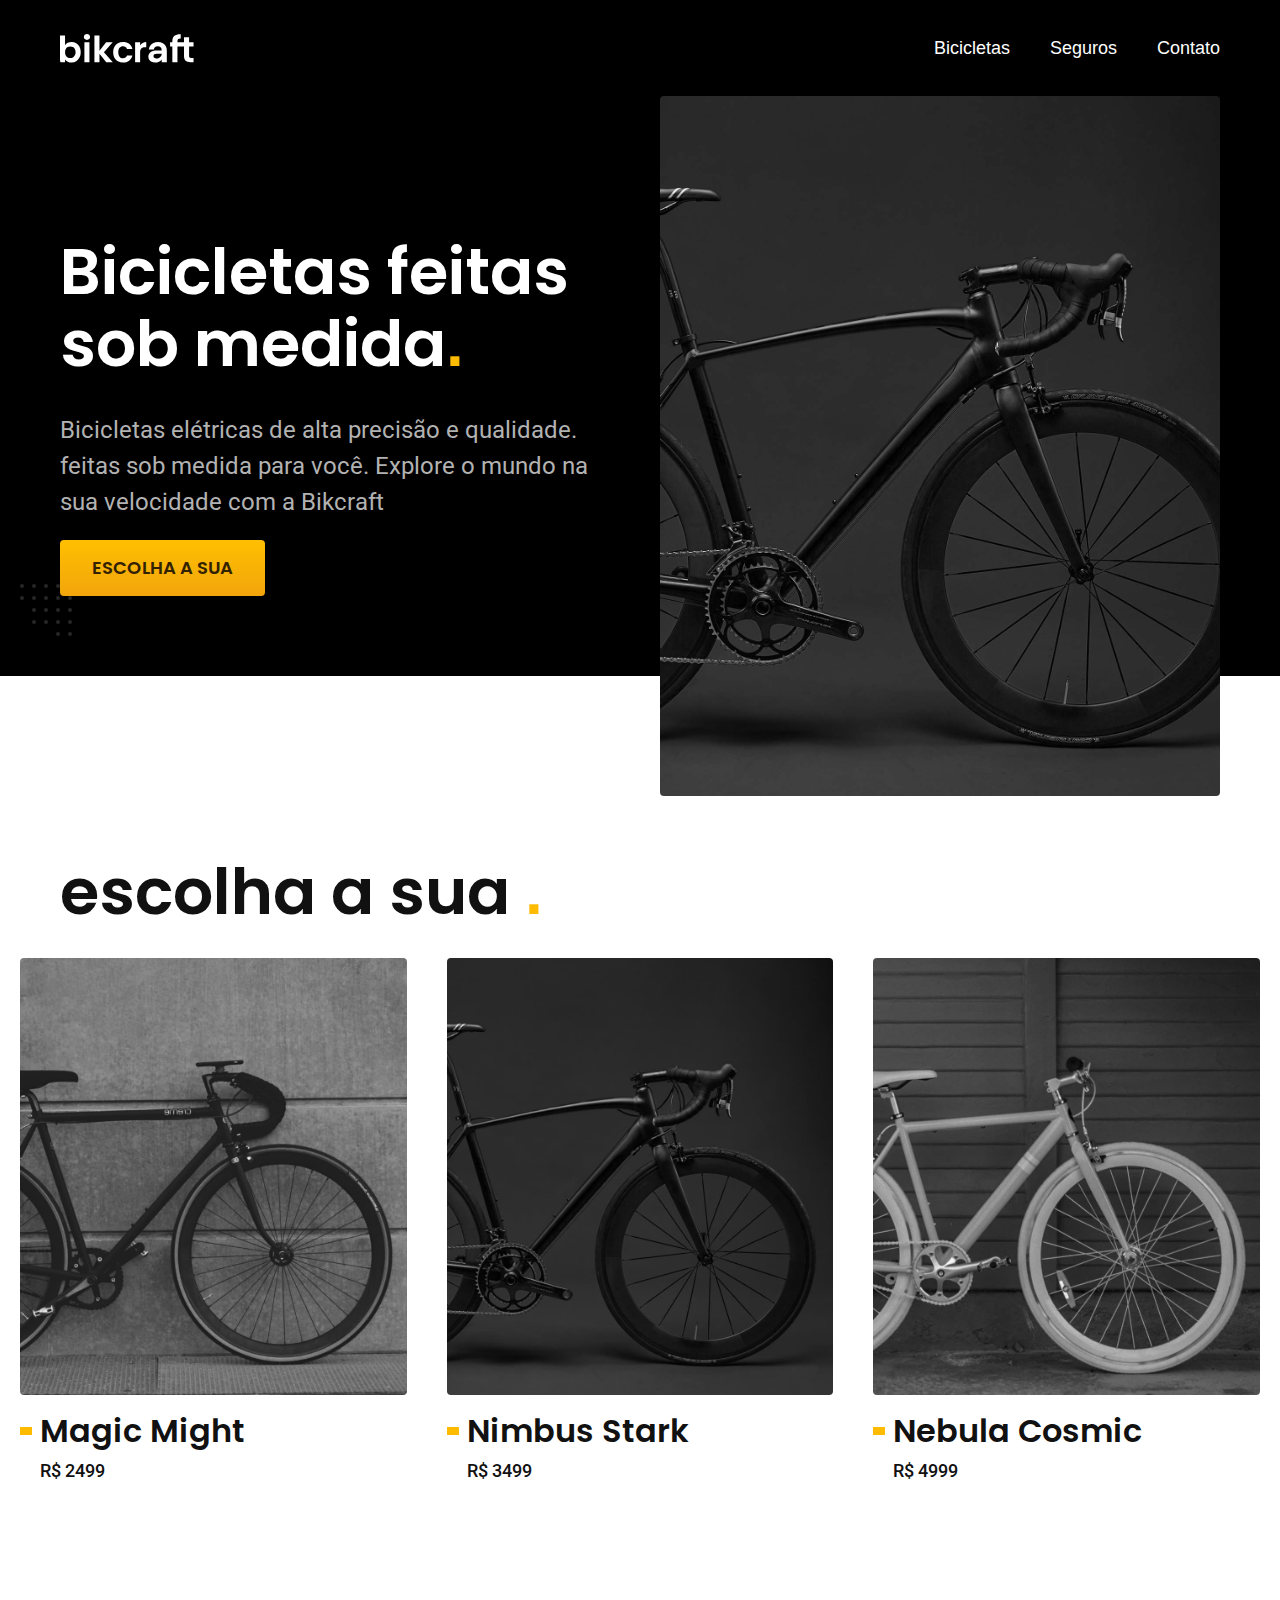
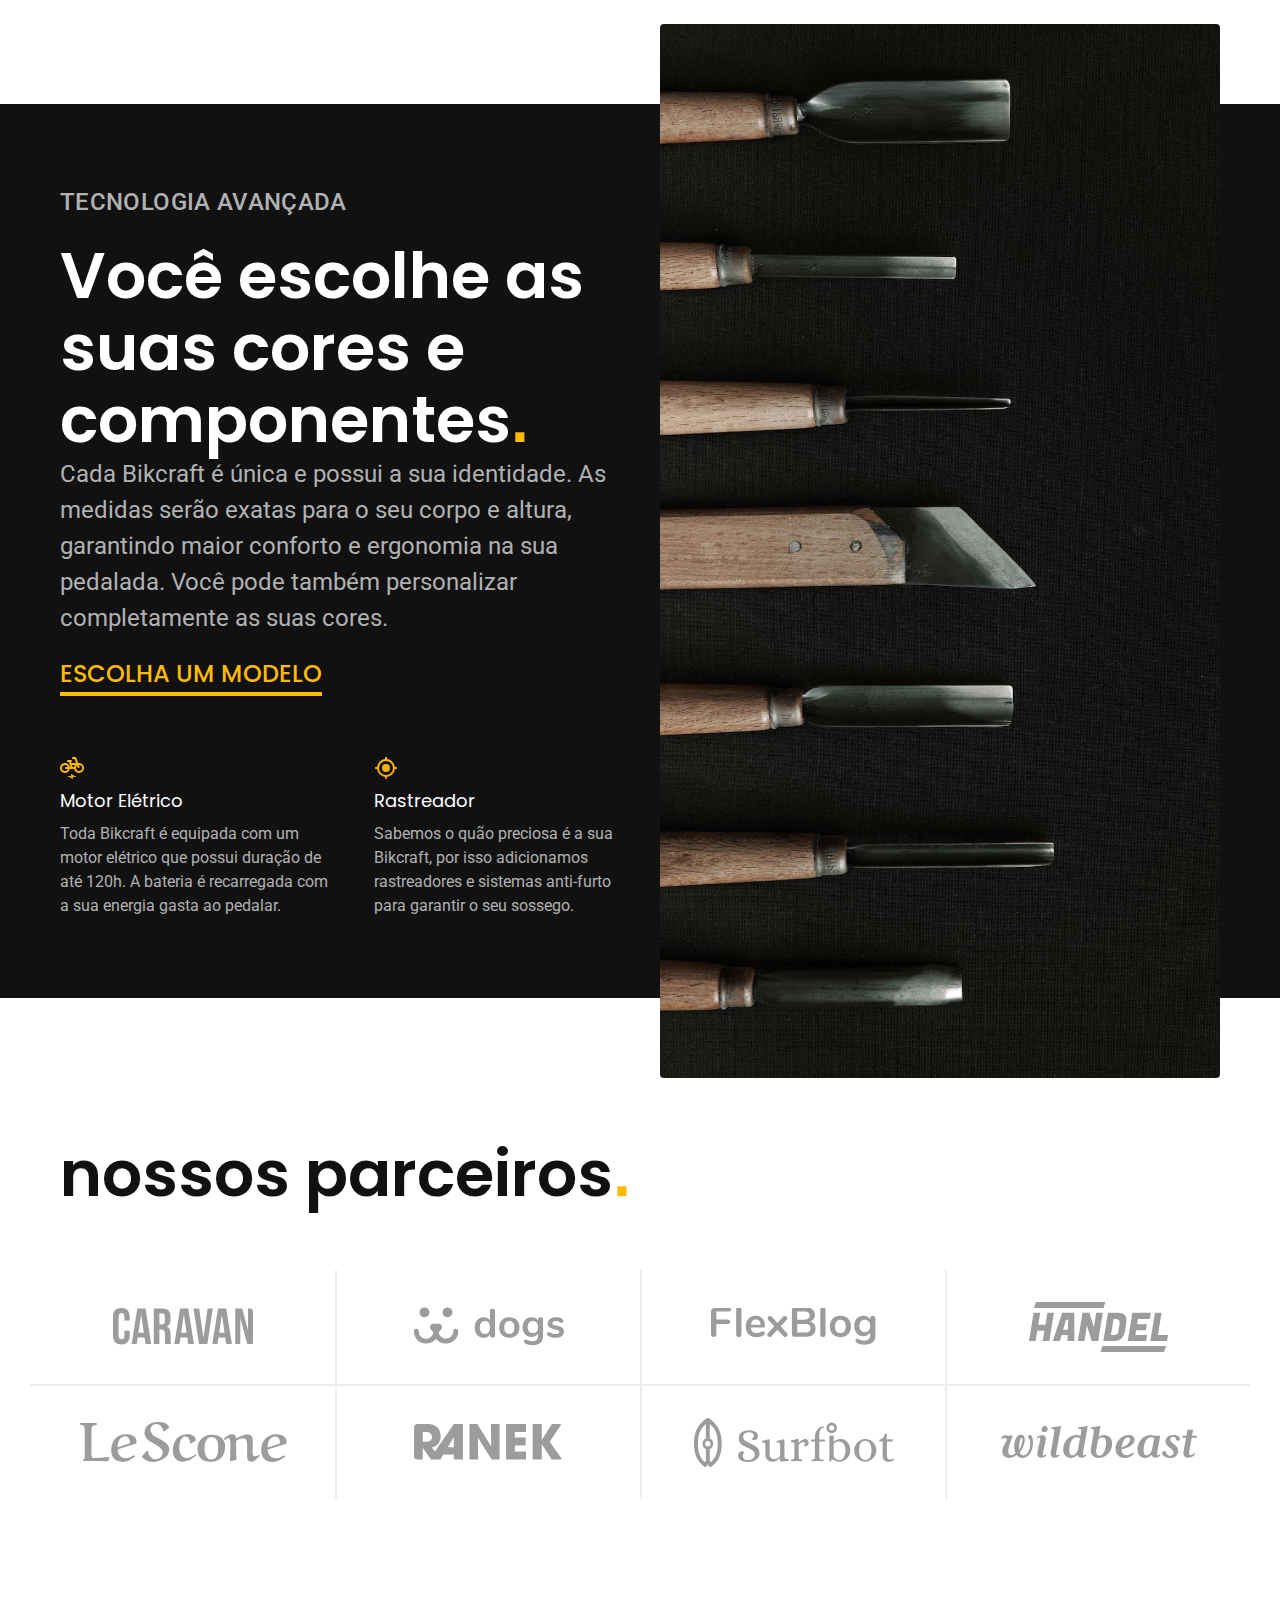
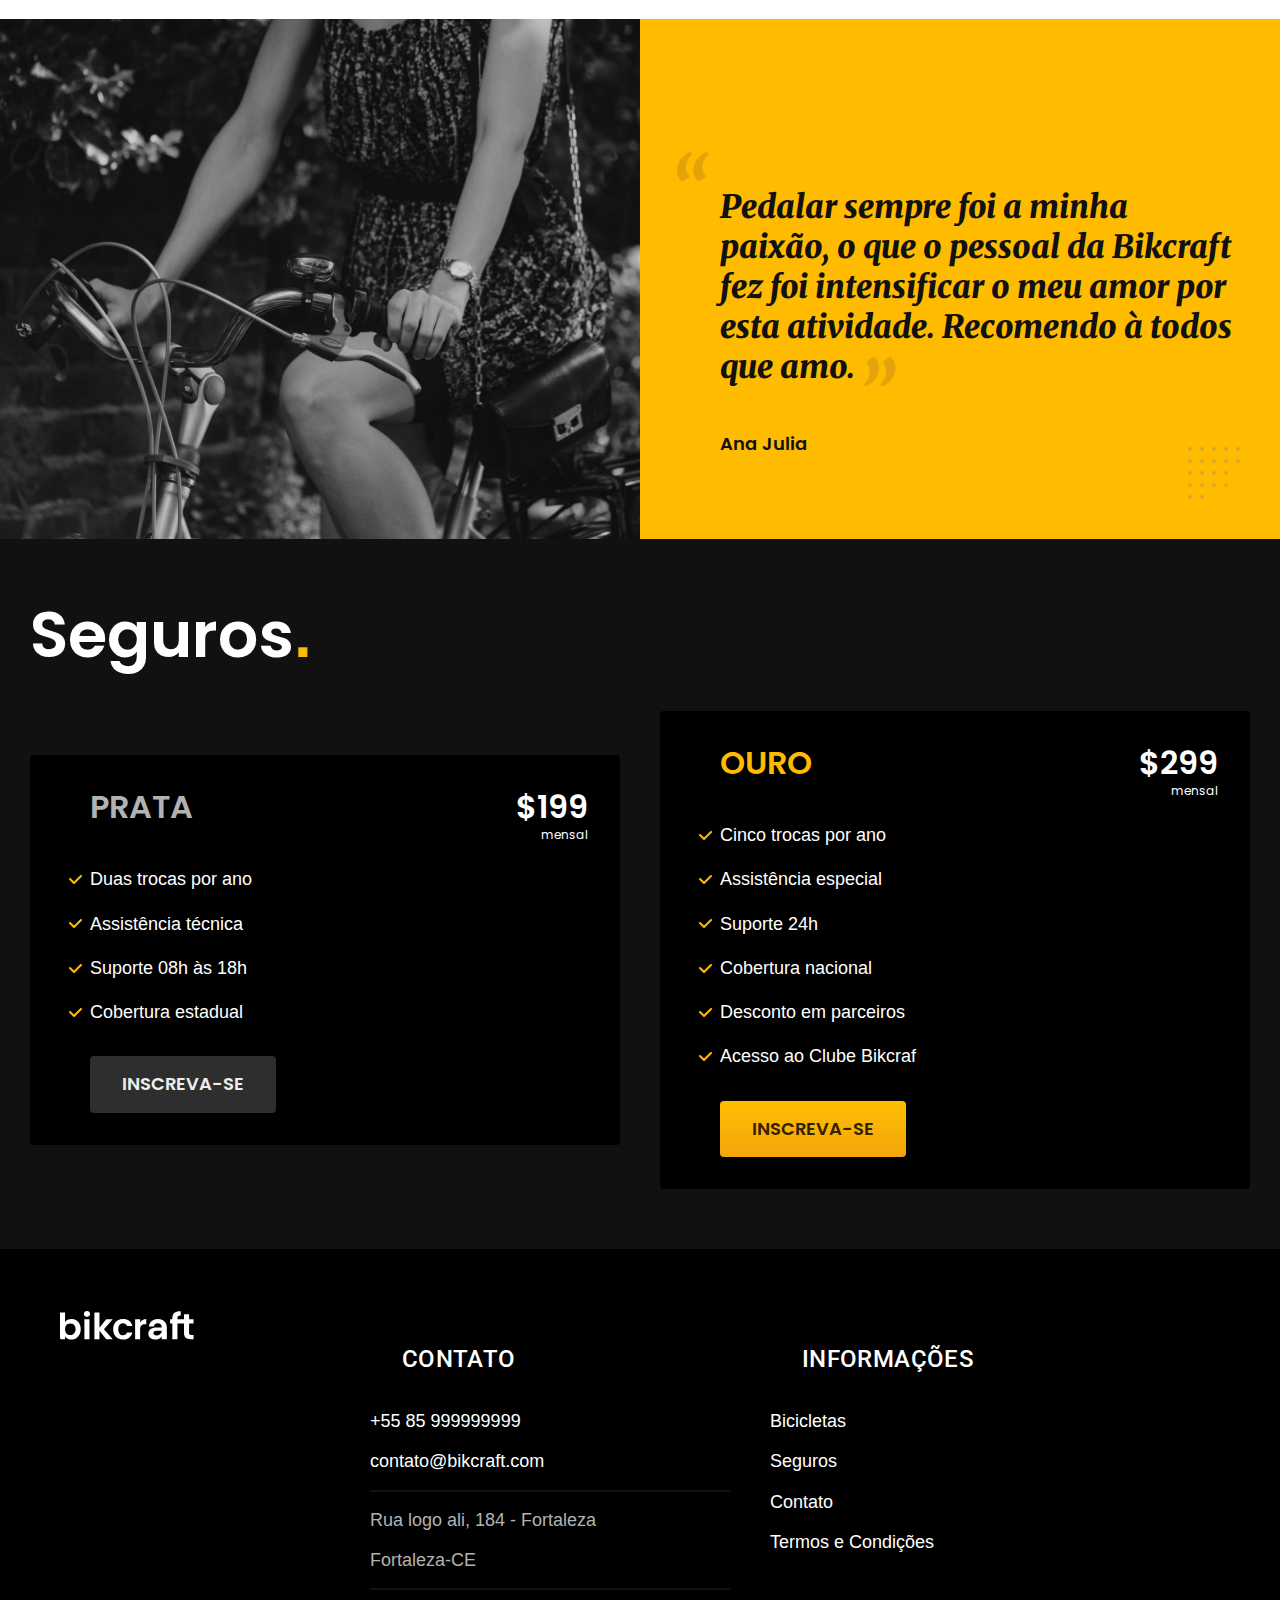
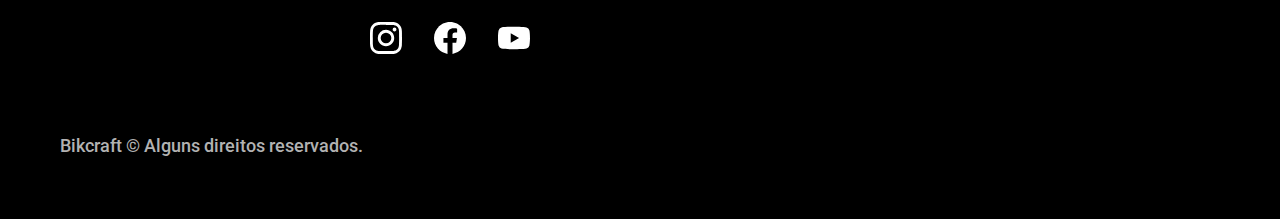
<file: index.html>
<!DOCTYPE html>
<html lang="pt-br">
<head>
    <meta charset="UTF-8">
    <meta name="viewport" content="width=device-width, initial-scale=1.0">
    <link rel="stylesheet" href="css/style.min.css">
    <link rel="preconnect" href="https://fonts.googleapis.com">
    <link rel="preconnect" href="https://fonts.gstatic.com" crossorigin>
    <link href="https://fonts.googleapis.com/css2?family=Poppins:wght@400;600&family=Roboto:wght@400;500&display=swap" rel="stylesheet">
    <link rel="preconnect" href="https://fonts.googleapis.com">
    <link rel="preconnect" href="https://fonts.gstatic.com" crossorigin>
    <link href="https://fonts.googleapis.com/css2?family=Merriweather:wght@900&display=swap" 
    rel="stylesheet">
    <link rel="shortcut icon" href="imagens/icons8-bicicleta-32.png" type="image/x-icon">
    <title>Bikcraft - Bicicletas Elétricas</title>
    <script>
        document.documentElement.classList.add('js')
    </script>
</head>


<body>
    <header class="header-bg">
        <div class="header container">
            <a href="./">
                <img src="imagens/bikcraft.svg" width="136" height="32" alt="Logo Bikcraft">
            </a>

            <nav aria-label="primaria">
                <ul class="header-menu font-1-m">
                    <li><a href="./bicicletas.html">Bicicletas</a></li>
                    <li><a href="./seguros.html">Seguros</a></li>
                    <li><a href="./contato.html">Contato</a></li>
                </ul>
            </nav>
        </div>
    </header>

    <main class="introducao-bg">
        <div class="introducao container">
            <div class="introducao-conteudo">
                <h1 class="font-1-xxl fadeInDown" data-anime="200">Bicicletas feitas sob medida<span class="cor-p1">.</span></h1>
                <p class="font-2-l fadeInDown" data-anime="400">Bicicletas elétricas de alta precisão e qualidade. feitas sob medida para você.
                    Explore o mundo na sua velocidade com a Bikcraft</p>
                <a class="botao color-p1" data-anime="600"  href="./bicicletas.html">Escolha a sua</a>
            </div>

            <picture class="fadeInDown" data-anime="800">
                <img src="imagens/fotos/introducao.jpg" width="1280" height="1600" alt="Bicicleta elétrica preta"> 
            </picture>
            
        </div>
    </main>

    <article class="bicicletas-listas">
        <h2 class="font-1-xxl container">escolha a sua <span class="cor-p1">.</span></h2>

        <ul>
            <a href="././bicicletas/magic.html">
                <li>
                    <img src="imagens/bicicletas/magic-home.jpg" alt="Bicicleta Preta">
                    <h3 class="font-1-xl">Magic Might</h3>
                    <span class="font-2-m cor-8">R$ 2499</span>
                </li>
            </a>

            <a href="././bicicletas/nimbus.html">
                <li>
                    <img src="imagens/bicicletas/nimbus-home.jpg" alt="Bicicleta Preta">
                    <h3 class="font-1-xl">Nimbus Stark</h3>
                    <span class="font-2-m cor-8">R$ 3499</span>
                </li>
            </a>

            <a href="././bicicletas/Nebula.html">
                <li>
                    <img src="imagens/bicicletas/nebula-home.jpg" alt="Bicicleta Preta">
                    <h3 class="font-1-xl">Nebula Cosmic</h3>
                    <span class="font-2-m cor-8">R$ 4999</span>
                </li>
            </a>
        </ul>
    </article>

    <article class="tecnologia-bg">
        <div class="tecnologia container">
            <div class="tecnologia-conteudo">
                <span class="font-2-l-b cor-5">Tecnologia Avançada</span>
                <h2 class="font-1-xxl cor-0">Você escolhe as suas cores e componentes<span class="cor-p1">.</span></h2>
                <p class="font-2-l cor-5">Cada Bikcraft é única e possui a sua identidade. As medidas serão exatas para
                    o seu corpo e altura, garantindo maior conforto e ergonomia na sua pedalada. Você pode também
                    personalizar completamente as suas cores.</p>
                <a class="link" href="./bicicletas.html">Escolha um Modelo</a>
                <div class="tecnologia-vantagens">
                    <div>
                        <img src="imagens/icones/eletrica.svg" width="24" height="24" alt="">
                        <h3 class="font-1-m cor-0">Motor Elétrico</h3>
                        <p class="font-2-s cor-5">Toda Bikcraft é equipada com um motor elétrico que possui duração de
                            até 120h. A bateria é recarregada com a sua energia gasta ao pedalar.</p>
                    </div>
                    <div>
                        <img src="imagens/icones/rastreador.svg" width="24" height="24"  alt="">
                        <h3 class="font-1-m cor-0">Rastreador</h3>
                        <p class="font-2-s cor-5">Sabemos o quão preciosa é a sua Bikcraft, por isso adicionamos
                            rastreadores e sistemas anti-furto para garantir o seu sossego.</p>
                    </div>
                </div>
            </div>
            <div class="tecnologia-img">
                <img src="imagens/fotos/tecnologia.jpg" width="1200" height="1920" alt="">
            </div>
        </div>
    </article>

    <section class="parceiros" aria-label="nossos parceiros">
        <h2 class="font-1-xxl container">nossos parceiros<span class="cor-p1">.</span></h2>

        <ul>
            <li><img src="imagens/parceiros/caravan.svg" alt="caravan"></li>
            <li><img src="imagens/parceiros/dogs.svg" alt="dogs"></li>
            <li><img src="imagens/parceiros/flexblog.svg" alt="flexblog"></li>
            <li><img src="imagens/parceiros/handel.svg" alt="handel"></li>
            <li><img src="imagens/parceiros/lescone.svg" alt="lescone"></li>
            <li><img src="imagens/parceiros/ranek.svg" alt="ranek"></li>
            <li><img src="imagens/parceiros/surfbot.svg" alt="surfbot"></li>
            <li><img src="imagens/parceiros/wildbeast.svg" alt="wildbeast"></li>
        </ul>
    </section>

    <section class="depoimento" aria-label="depoimento">
        <div>
            <img src="imagens/fotos/depoimento.jpg" alt="pessoa pedalando em uma bicicleta bikcraft ">
        </div>

        <div class="depoimento-conteudo">
            <blockquote class="font-1-xl cor-p5">
                <p>Pedalar sempre foi a minha paixão, o que o pessoal da Bikcraft fez foi intensificar o meu amor por esta atividade. Recomendo à todos que amo.</p>
                <span class="font-1-m-b cor-p4">Ana Julia</span>
            </blockquote>
        </div>
    </section>

    <article class="seguros-bg">
        <div class="seguros">
            <h2 class="font-1-xxl cor-0">Seguros<span class="cor-p1">.</span></h2>
        <div class="seguros-item">
            <h3 class="font-1-xl cor-5">PRATA</h3>
            <span class="font-1-xl cor-0">$199 <span class="font-1-xs cor-6">mensal</span></span>

            <ul class="font-2-m cor-0">
                <li>Duas trocas por ano</li>
                <li>Assistência técnica</li>
                <li>Suporte 08h às 18h</li>
                <li>Cobertura estadual</li>
            </ul>
            <a class="botao secundario" href="#">Inscreva-se</a>
        </div>

        <div class="seguros-item">
            <h3 class="font-1-xl cor-p1">OURO</h3>
            <span class="font-1-xl cor-0">$299 <span class="font-1-xs cor-6">mensal</span></span>

            <ul class="font-2-m cor-0">
                <li>Cinco trocas por ano</li>
                <li>Assistência especial</li>
                <li>Suporte 24h</li>
                <li>Cobertura nacional</li>
                <li>Desconto em parceiros</li>
                <li>Acesso ao Clube Bikcraf</li>
            </ul>
            <a class="botao" href="#">Inscreva-se</a>
        </div>
    </div>
    </article>

    <footer class="footer-bg">
        <div class="footer">
            <img src="imagens/bikcraft.svg" alt="bikcraft">
            <div class="footer-contato">
                <h3 class="font-2-l-b cor-0">Contato</h3>
                <ul class="font-2-m cor-5">
                    <li><a href="tel:+55999999999">+55 85 999999999</a></li>
                    <li><a href="mailto:contato@bikcraft.com">contato@bikcraft.com</a></li>
                    <li>Rua logo ali, 184 - Fortaleza</li>
                    <li>Fortaleza-CE</li>
                </ul>
                <div class="footer-redes">
                    <a href="#"><img src="imagens/redes/instagram.svg" alt="instagram"></a>
                    <a href="#"><img src="imagens/redes/facebook.svg" alt="facebook"></a>
                    <a href="#"><img src="imagens/redes/youtube.svg" alt="youtube"></a>
                </div>
            </div>
            <div class="footer-informacoes">
                <h3 class="font-2-l-b cor-0">informações</h3>
                <nav>
                    <ul class="font-1-m cor-5">
                        <li><a href="./bicicletas.html">Bicicletas</a></li>
                        <li><a href="./seguros.html">Seguros</a></li>
                        <li><a href="./contato.html">Contato</a></li>
                        <li><a href="./termos.html">Termos e Condições</a></li>
                    </ul>
                </nav>
            </div>
            <p class="footer-copy font-2-m cor-5">Bikcraft © Alguns direitos reservados.</p>
        </div>
    </footer>


    <script src="js/plugins/simple-anime.js"></script>
    <script src="js/script.js"></script>
</body>


</html>
</file>
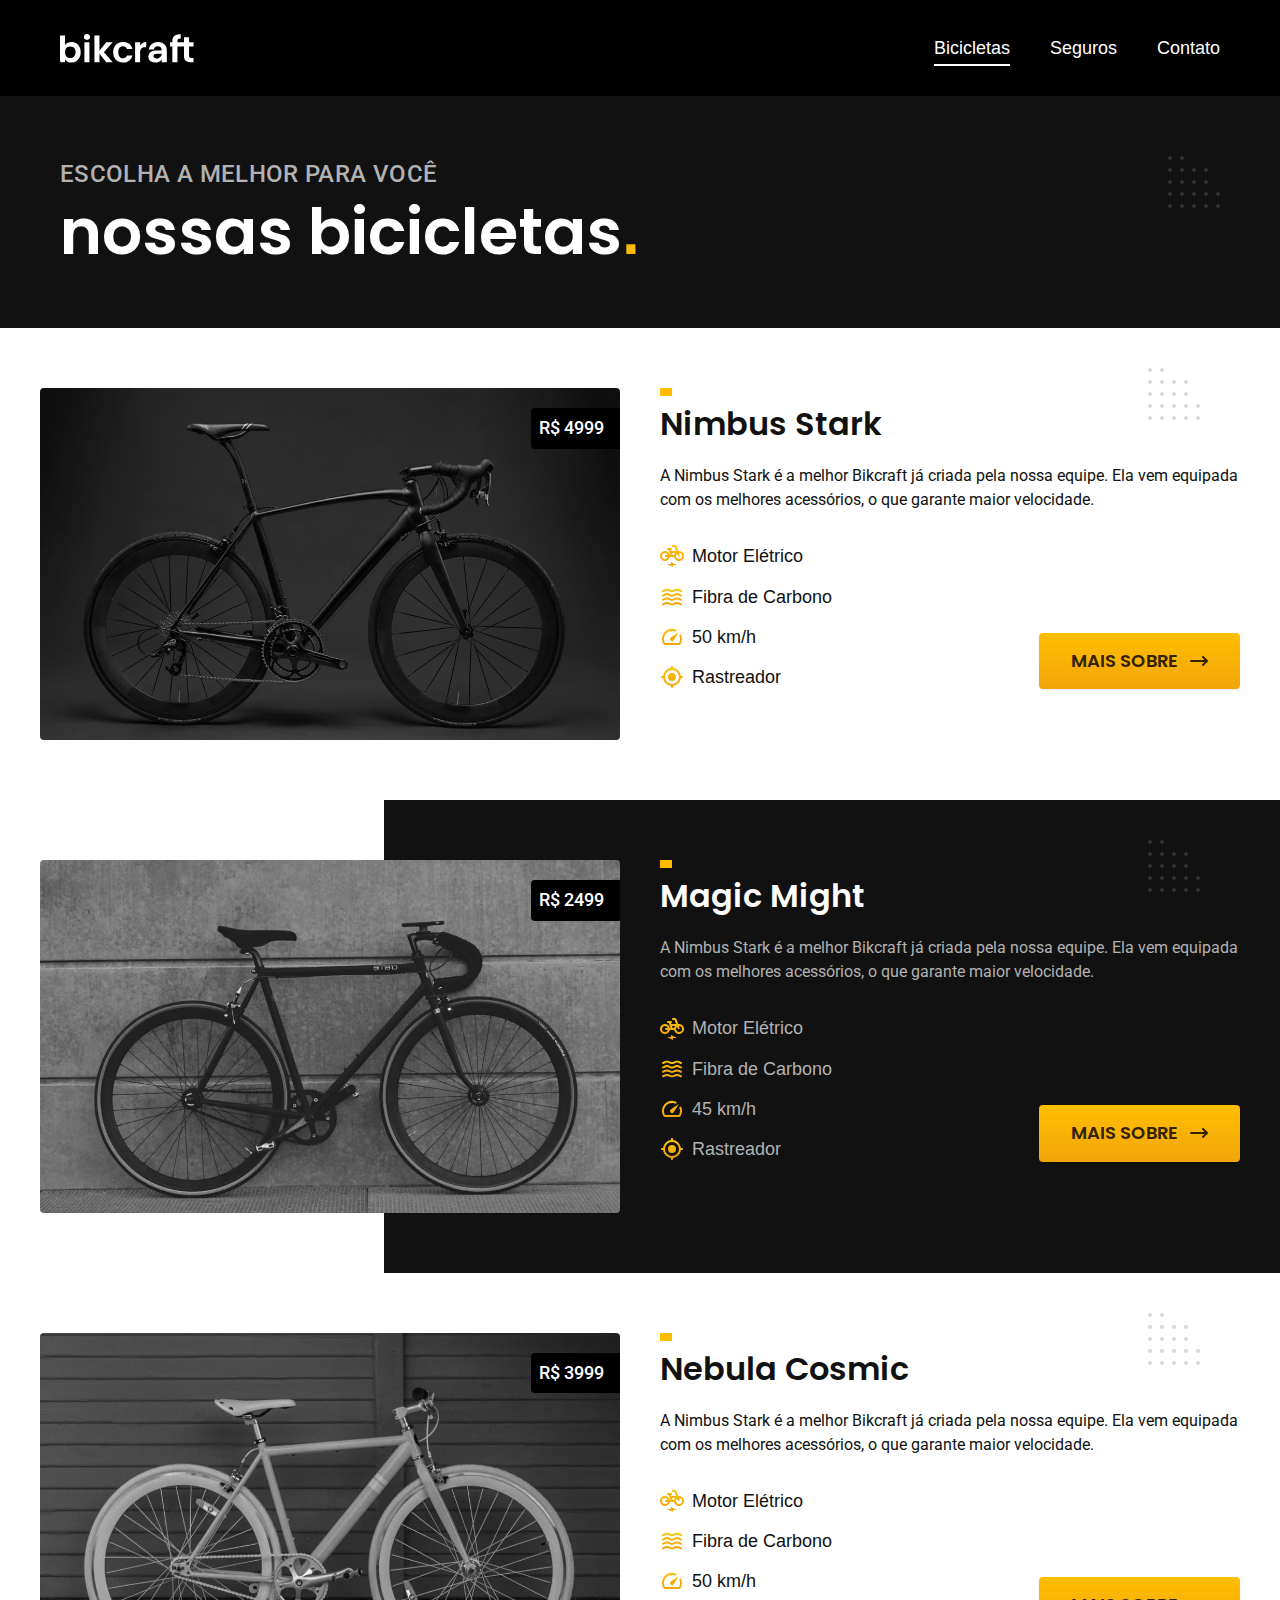
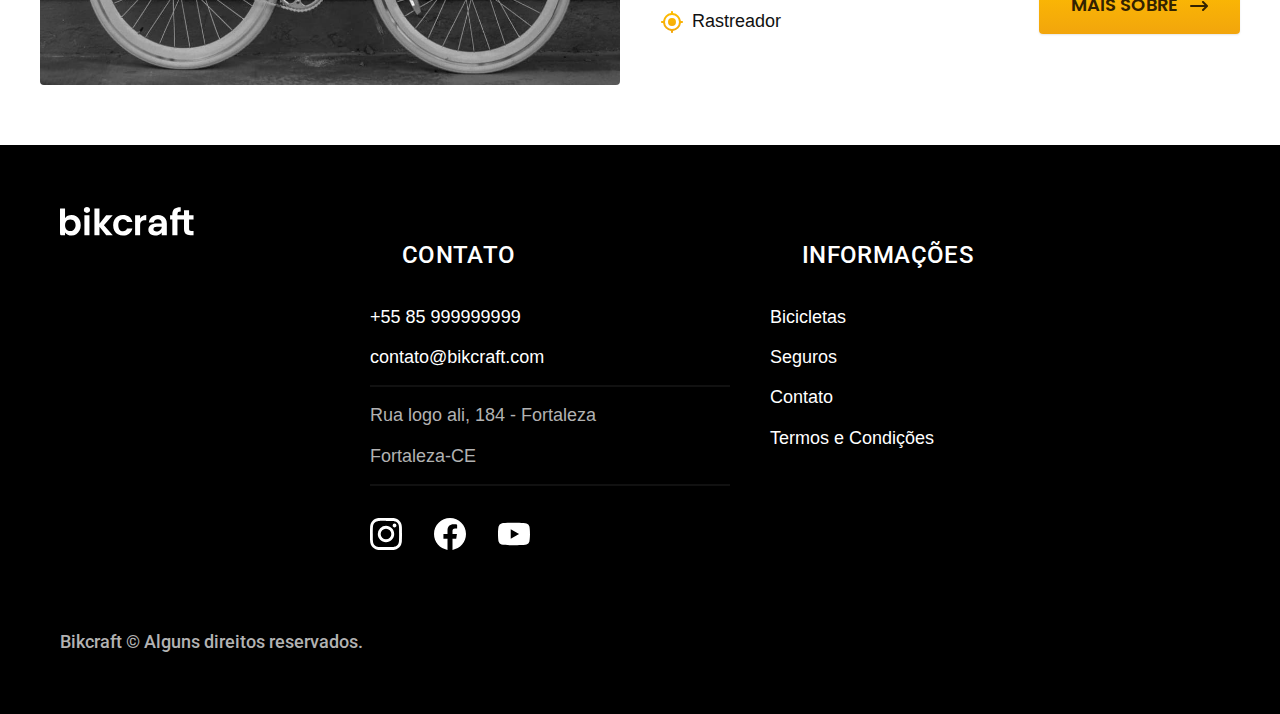
<file: bicicletas.html>
<!DOCTYPE html>
<html lang="pt-br">
<head>
    <meta charset="UTF-8">
    <meta name="viewport" content="width=device-width, initial-scale=1.0">
    <link rel="stylesheet" href="css/style.min.css">
    <link rel="preconnect" href="https://fonts.googleapis.com">
    <link rel="preconnect" href="https://fonts.gstatic.com" crossorigin>
    <link href="https://fonts.googleapis.com/css2?family=Poppins:wght@400;600&family=Roboto:wght@400;500&display=swap" rel="stylesheet">
    <link rel="preconnect" href="https://fonts.googleapis.com">
    <link rel="preconnect" href="https://fonts.gstatic.com" crossorigin>
    <link href="https://fonts.googleapis.com/css2?family=Merriweather:wght@900&display=swap" rel="stylesheet">
    <link rel="shortcut icon" href="imagens/icons8-bicicleta-32.png" type="image/x-icon">
    <title>Bicicletas - Bikcraft</title>
   <script>
        document.documentElement.classList.add('js')
    </script>
</head>


<body id="bicicletas">
    <header class="header-bg">
        <div class="header container">
            <a href="./">
                <img src="imagens/bikcraft.svg" alt="Logo Bikcraft">
            </a>

            <nav aria-label="primaria">
                <ul class="header-menu font-1-m">
                    <li><a href="./bicicletas.html">Bicicletas</a></li>
                    <li><a href="./seguros.html">Seguros</a></li>
                    <li><a href="./contato.html">Contato</a></li>
                </ul>
            </nav>
        </div>
    </header>

    <main> 
        <div class="titulo-bg">
            <div class="titulo container">
                <p class="font-2-l-b cor-5">Escolha a melhor para você</p>
                <h1 class="font-1-xxl cor-0">nossas bicicletas<span class="cor-p1">.</span></h1>
            </div>
        </div>

        <div class="bicicletas-bg">
            <div class="bicicletas container">
                <div class="bicicletas-imagem">
                    <img src="imagens/bicicletas/nimbus.jpg" alt="Bicicleta Preta">
                    <span class="font-2-m cor-0">R$ 4999</span>
                </div>

                <div class="bicicletas-conteudo">
                    <h2 class="font-1-xl">Nimbus Stark</h2>
                    <p class="font-2-s cor-8">A Nimbus Stark é a melhor Bikcraft já criada pela nossa equipe. Ela vem equipada com os melhores acessórios, o que garante maior velocidade.</p>
                    <ul class="font-1-m cor-8">
                        <li><img src="imagens/icones/eletrica.svg" alt=""> Motor Elétrico</li>
                
                        <li><img src="imagens/icones/carbono.svg" alt="">Fibra de Carbono</li>
                       
                        <li><img src="imagens/icones/velocidade.svg" alt="">50 km/h</li>
                      
                        <li><img src="imagens/icones/rastreador.svg" alt="">Rastreador</li>
                    
                    </ul>
                    <a class="botao seta" href="./bicicletas/nimbus.html">Mais Sobre</a>
                </div>
            </div>
        </div>




         <div class="bicicletas-bg">
            <div class="bicicletas container">
                <div class="bicicletas-imagem">
                    <img src="imagens/bicicletas/magic.jpg" alt="Bicicleta Preta">
                    <span class="font-2-m cor-0">R$ 2499</span>
                </div>

                <div class="bicicletas-conteudo">
                    <h2 class="font-1-xl cor-0">Magic Might</h2>
                    <p class="font-2-s cor-5">A Nimbus Stark é a melhor Bikcraft já criada pela nossa equipe. Ela vem equipada com os melhores acessórios, o que garante maior velocidade.</p>
                    <ul class="font-1-m cor-5">
                        <li><img src="imagens/icones/eletrica.svg" alt=""> Motor Elétrico</li>
                        
                        <li><img src="imagens/icones/carbono.svg" alt="">Fibra de Carbono</li>
                       
                        <li><img src="imagens/icones/velocidade.svg" alt="">45 km/h</li>
                       
                        <li><img src="imagens/icones/rastreador.svg" alt="">Rastreador</li>
                   
                    </ul>
                    <a class="botao seta" href="../bicicletas/magic.html">Mais Sobre</a>
                </div>
            </div>
        </div>



        <div class="bicicletas-bg">
            <div class="bicicletas container">
                <div class="bicicletas-imagem">
                    <img src="imagens/bicicletas/nebula.jpg" alt="Bicicleta Preta">
                    <span class="font-2-m cor-0">R$ 3999</span>
                </div>

                <div class="bicicletas-conteudo">
                    <h2 class="font-1-xl">Nebula Cosmic</h2>
                    <p class="font-2-s cor-8">A Nimbus Stark é a melhor Bikcraft já criada pela nossa equipe. Ela vem equipada com os melhores acessórios, o que garante maior velocidade.</p>
                    <ul class="font-1-m cor-8">
                        <li><img src="imagens/icones/eletrica.svg" alt=""> Motor Elétrico</li>
                  
                        <li><img src="imagens/icones/carbono.svg" alt=""> Fibra de Carbono</li>
                        
                        <li><img src="imagens/icones/velocidade.svg" alt="">50 km/h</li>
                        
                        <li><img src="imagens/icones/rastreador.svg" alt=""> Rastreador</li>
                       
                    </ul>
                    <a class="botao seta" href="./bicicletas/nebula.html">Mais Sobre</a>
                </div>
            </div>
        </div>
    </main>

    <footer class="footer-bg">
        <div class="footer">
            <img src="imagens/bikcraft.svg" alt="bikcraft">
            <div class="footer-contato">
                <h3 class="font-2-l-b cor-0">Contato</h3>
                <ul class="font-2-m cor-5">
                    <li><a href="tel:+55999999999">+55 85 999999999</a></li>
                    <li><a href="mailto:contato@bikcraft.com">contato@bikcraft.com</a></li>
                    <li>Rua logo ali, 184 - Fortaleza</li>
                    <li>Fortaleza-CE</li>
                </ul>
                <div class="footer-redes">
                    <a href="#"><img src="imagens/redes/instagram.svg" alt="instagram"></a>
                    <a href="#"><img src="imagens/redes/facebook.svg" alt="facebook"></a>
                    <a href="#"><img src="imagens/redes/youtube.svg" alt="youtube"></a>
                </div>
            </div>
            <div class="footer-informacoes">
                <h3 class="font-2-l-b cor-0">informações</h3>
                <nav>
                    <ul class="font-1-m cor-5">
                        <li><a href="./bicicletas.html">Bicicletas</a></li>
                        <li><a href="./seguros.html">Seguros</a></li>
                        <li><a href="./contato.html">Contato</a></li>
                        <li><a href="./termos.html">Termos e Condições</a></li>
                    </ul>
                </nav>
            </div>
            <p class="footer-copy font-2-m cor-5">Bikcraft © Alguns direitos reservados.</p>
        </div>
    </footer>
<script src="js/script.js"></script>
</body>


</html>
</file>
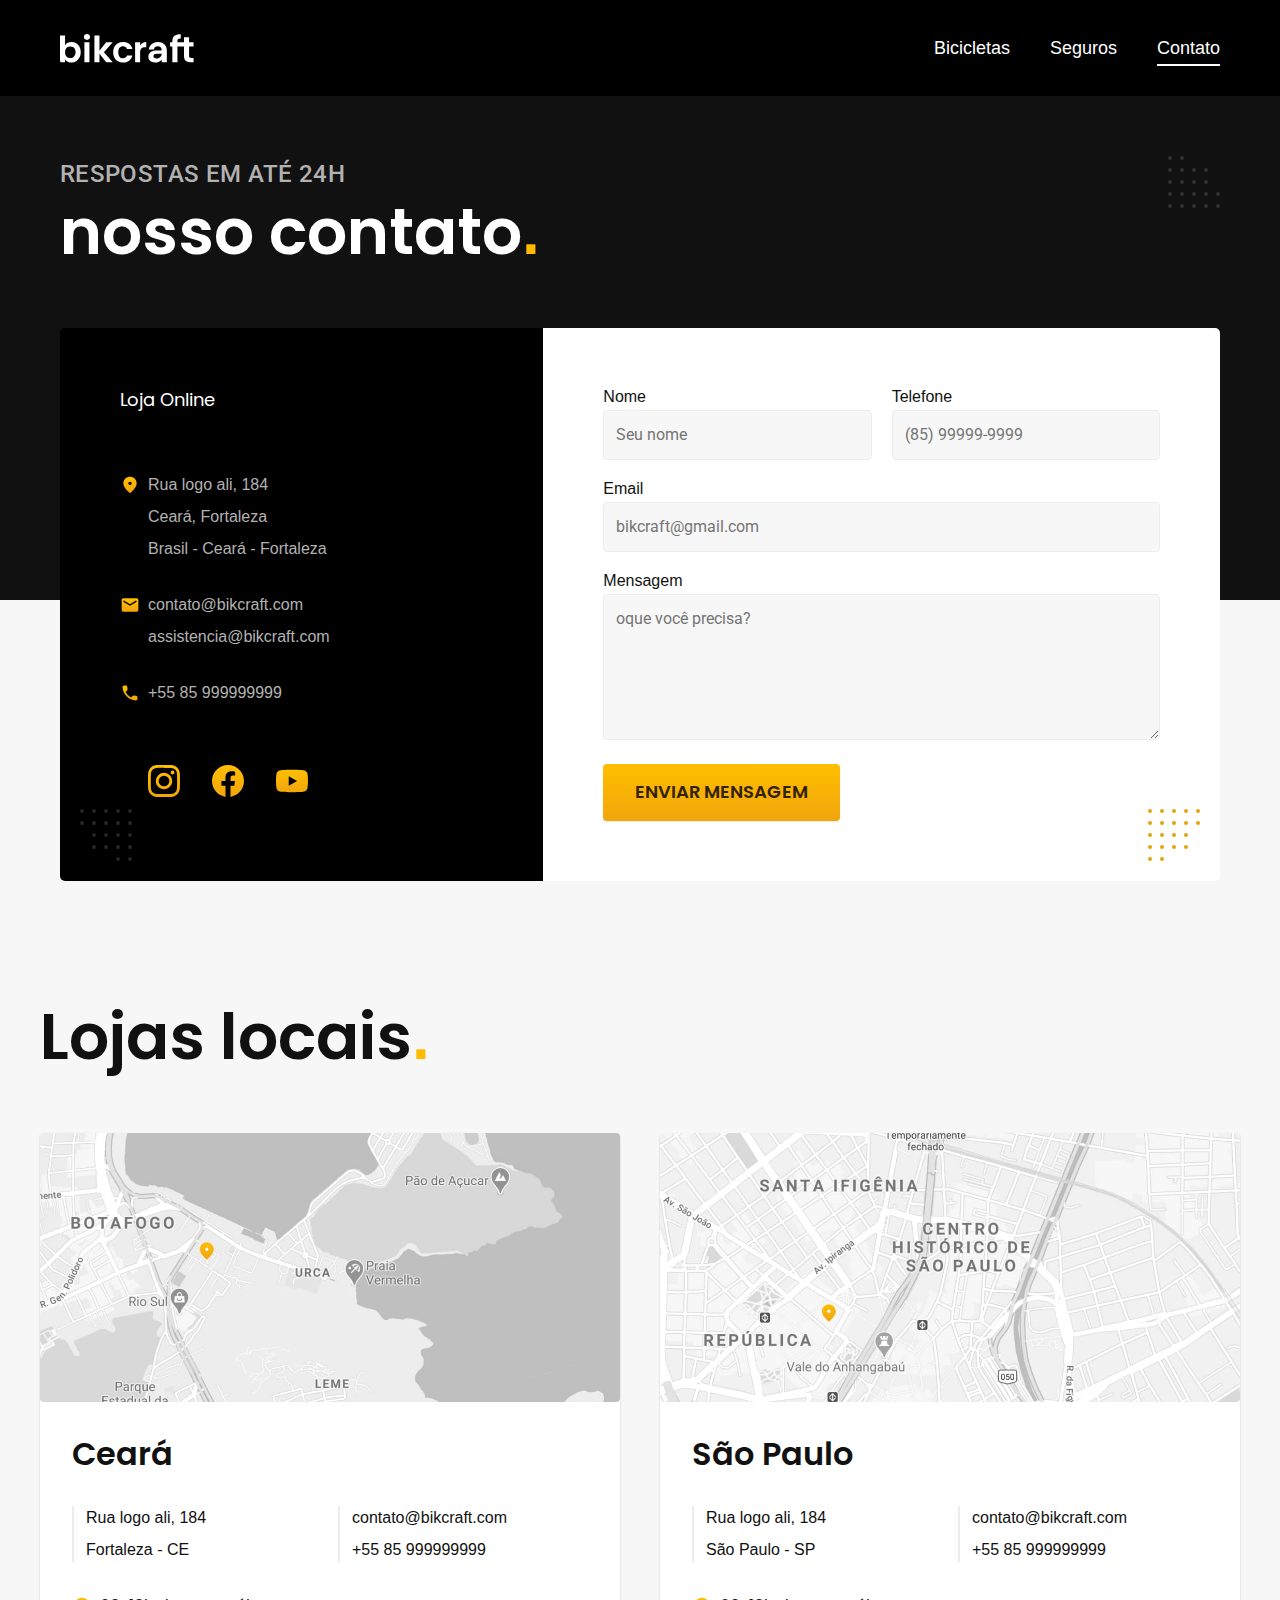
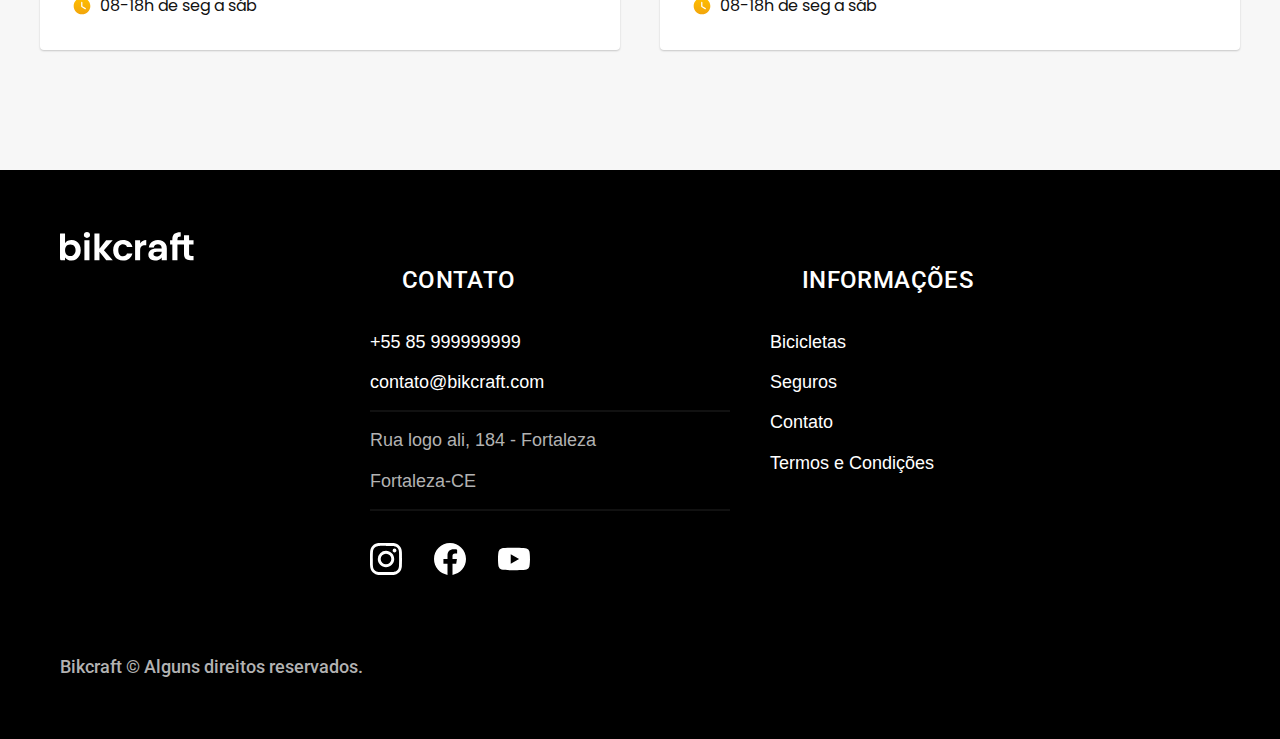
<file: contato.html>
<!DOCTYPE html>
<html lang="pt-br">
<head>
    <meta charset="UTF-8">
    <meta name="viewport" content="width=device-width, initial-scale=1.0">
    <link rel="stylesheet" href="css/style.min.css">
    <link rel="preconnect" href="https://fonts.googleapis.com">
    <link rel="preconnect" href="https://fonts.gstatic.com" crossorigin>
    <link href="https://fonts.googleapis.com/css2?family=Poppins:wght@400;600&family=Roboto:wght@400;500&display=swap" rel="stylesheet">
    <link rel="preconnect" href="https://fonts.googleapis.com">
    <link rel="preconnect" href="https://fonts.gstatic.com" crossorigin>
    <link href="https://fonts.googleapis.com/css2?family=Merriweather:wght@900&display=swap" rel="stylesheet">
    <link rel="shortcut icon" href="imagens/icons8-bicicleta-32.png" type="image/x-icon">
    <title>Contato - Bikcraft</title>
   <script>
        document.documentElement.classList.add('js')
    </script>
</head>


<body id="contato">
    <header class="header-bg">
        <div class="header container">
            <a href="./">
                <img src="imagens/bikcraft.svg" alt="Logo Bikcraft">
            </a>

            <nav aria-label="primaria">
                <ul class="header-menu font-1-m">
                    <li><a href="./bicicletas.html">Bicicletas</a></li>
                    <li><a href="./seguros.html">Seguros</a></li>
                    <li><a href="./contato.html">Contato</a></li>
                </ul>
            </nav>
        </div>
    </header>

    <main> 
        <div class="titulo-bg">
            <div class="titulo container">
                <p class="font-2-l-b cor-5">Respostas em até 24h</p>
                <h1 class="font-1-xxl cor-0">nosso contato<span class="cor-p1">.</span></h1>
            </div>
        </div>

        <div class="contato container">

            <section class="contato-dados" aria-label="Endereço">
                <h2 class="font-1-m cor-0">Loja Online</h2>
                <div class="contato-endereco font-2-s cor-5">
                    <p>Rua logo ali, 184</p>
                    <p>Ceará, Fortaleza</p>
                    <p>Brasil - Ceará - Fortaleza</p>
                </div>
                <address class="contato-meios font-2-s cor-5">
                    <a href="mailto:contato@bikcraft.com">contato@bikcraft.com</a>
                    <a href="mailto:assistencia@bikcraft.com">assistencia@bikcraft.com</a>
                    <a href="tel:+55999999999">+55 85 999999999</a>
                </address>
                <div class="contato-redes">
                    <a href="#"><img src="imagens/redes/instagram-p.svg" alt="instagram"></a>
                    <a href="#"><img src="imagens/redes/facebook-p.svg" alt="facebook"></a>
                    <a href="#"><img src="imagens/redes/youtube-p.svg" alt="youtube"></a>
                </div>
            </section>

            <section class="contato-formulario" aria-label="Formulário"> 
                <form class="form" action="./contato.html">
                <div>
                    <label for="nome">Nome</label>
                    <input type="text" name="nome" id="nome" placeholder="Seu nome">
                </div>

                <div>
                    <label for="telefone">Telefone</label>
                    <input type="text" name="telefone" id="telefone" placeholder="(85) 99999-9999">
                </div>

                <div class="col-2">
                    <label for="email">Email</label>
                    <input type="email" name="email" id="email" placeholder="bikcraft@gmail.com">
                </div>

                <div class="col-2">
                    <label for="mensagem">Mensagem</label>
                    <textarea name="mensagem" id="mensagem" cols="30" rows="5" placeholder="oque você precisa?"></textarea>
                </div>
                <button class="botao col-2">Enviar Mensagem</button>
            </form>
            </section>
        </div>
    </main>

    <article class="lojas container">
        <h2 class="font-1-xxl">Lojas locais<span class="cor-p1">.</span></h2>
        <div class="lojas-item">
            <img src="imagens/lojas/rj.jpg" alt="mapa">
            <div class="lojas-conteudo">
                <h3 class="font-1-xl">Ceará</h3>
                <div class="lojas-dados font-2-s cor-8">
                    <p>Rua logo ali, 184 </p>
                    <p>Fortaleza - CE</p>
                </div>
                <div class="lojas-dados font-2-s cor-8">
                    <a href="mailto:ce@bikcraft.com">contato@bikcraft.com</a>
                    <a href="tel:+55999999999">+55 85 999999999</a>
                </div>
                <p class="lojas-tempo font-1-s"><img src="imagens/icones/horario.svg" alt="">08-18h de seg a sáb</p>
            </div>
        </div>

        <div class="lojas-item">
            <img src="imagens/lojas/sp.jpg" alt="mapa">
            <div class="lojas-conteudo">
                <h3 class="font-1-xl">São Paulo</h3>
            <div class="lojas-dados font-2-s cor-8">
                <p>Rua logo ali, 184 </p>
                <p>São Paulo - SP</p>
            </div>  
                <div class="lojas-dados font-2-s cor-8">
                    <a href="mailto:sp@bikcraft.com">contato@bikcraft.com</a>
                    <a href="tel:+55999999999">+55 85 999999999</a>
                </div>
                <p class="lojas-tempo font-1-s"><img src="imagens/icones/horario.svg" alt="">08-18h de seg a sáb</p>
            </div>
        </div>
    </article>

    <footer class="footer-bg">
        <div class="footer">
            <img src="imagens/bikcraft.svg" alt="bikcraft">
            <div class="footer-contato">
                <h3 class="font-2-l-b cor-0">Contato</h3>
                <ul class="font-2-m cor-5">
                    <li><a href="tel:+55999999999">+55 85 999999999</a></li>
                    <li><a href="mailto:contato@bikcraft.com">contato@bikcraft.com</a></li>
                    <li>Rua logo ali, 184 - Fortaleza</li>
                    <li>Fortaleza-CE</li>
                </ul>
                <div class="footer-redes">
                    <a href="#"><img src="imagens/redes/instagram.svg" alt="instagram"></a>
                    <a href="#"><img src="imagens/redes/facebook.svg" alt="facebook"></a>
                    <a href="#"><img src="imagens/redes/youtube.svg" alt="youtube"></a>
                </div>
            </div>
            <div class="footer-informacoes">
                <h3 class="font-2-l-b cor-0">informações</h3>
                <nav>
                    <ul class="font-1-m cor-5">
                        <li><a href="./bicicletas.html">Bicicletas</a></li>
                        <li><a href="./seguros.html">Seguros</a></li>
                        <li><a href="./contato.html">Contato</a></li>
                        <li><a href="./termos.html">Termos e Condições</a></li>
                    </ul>
                </nav>
            </div>
            <p class="footer-copy font-2-m cor-5">Bikcraft © Alguns direitos reservados.</p>
        </div>
    </footer>
<script src="js/script.js"></script>
</body>


</html>
</file>
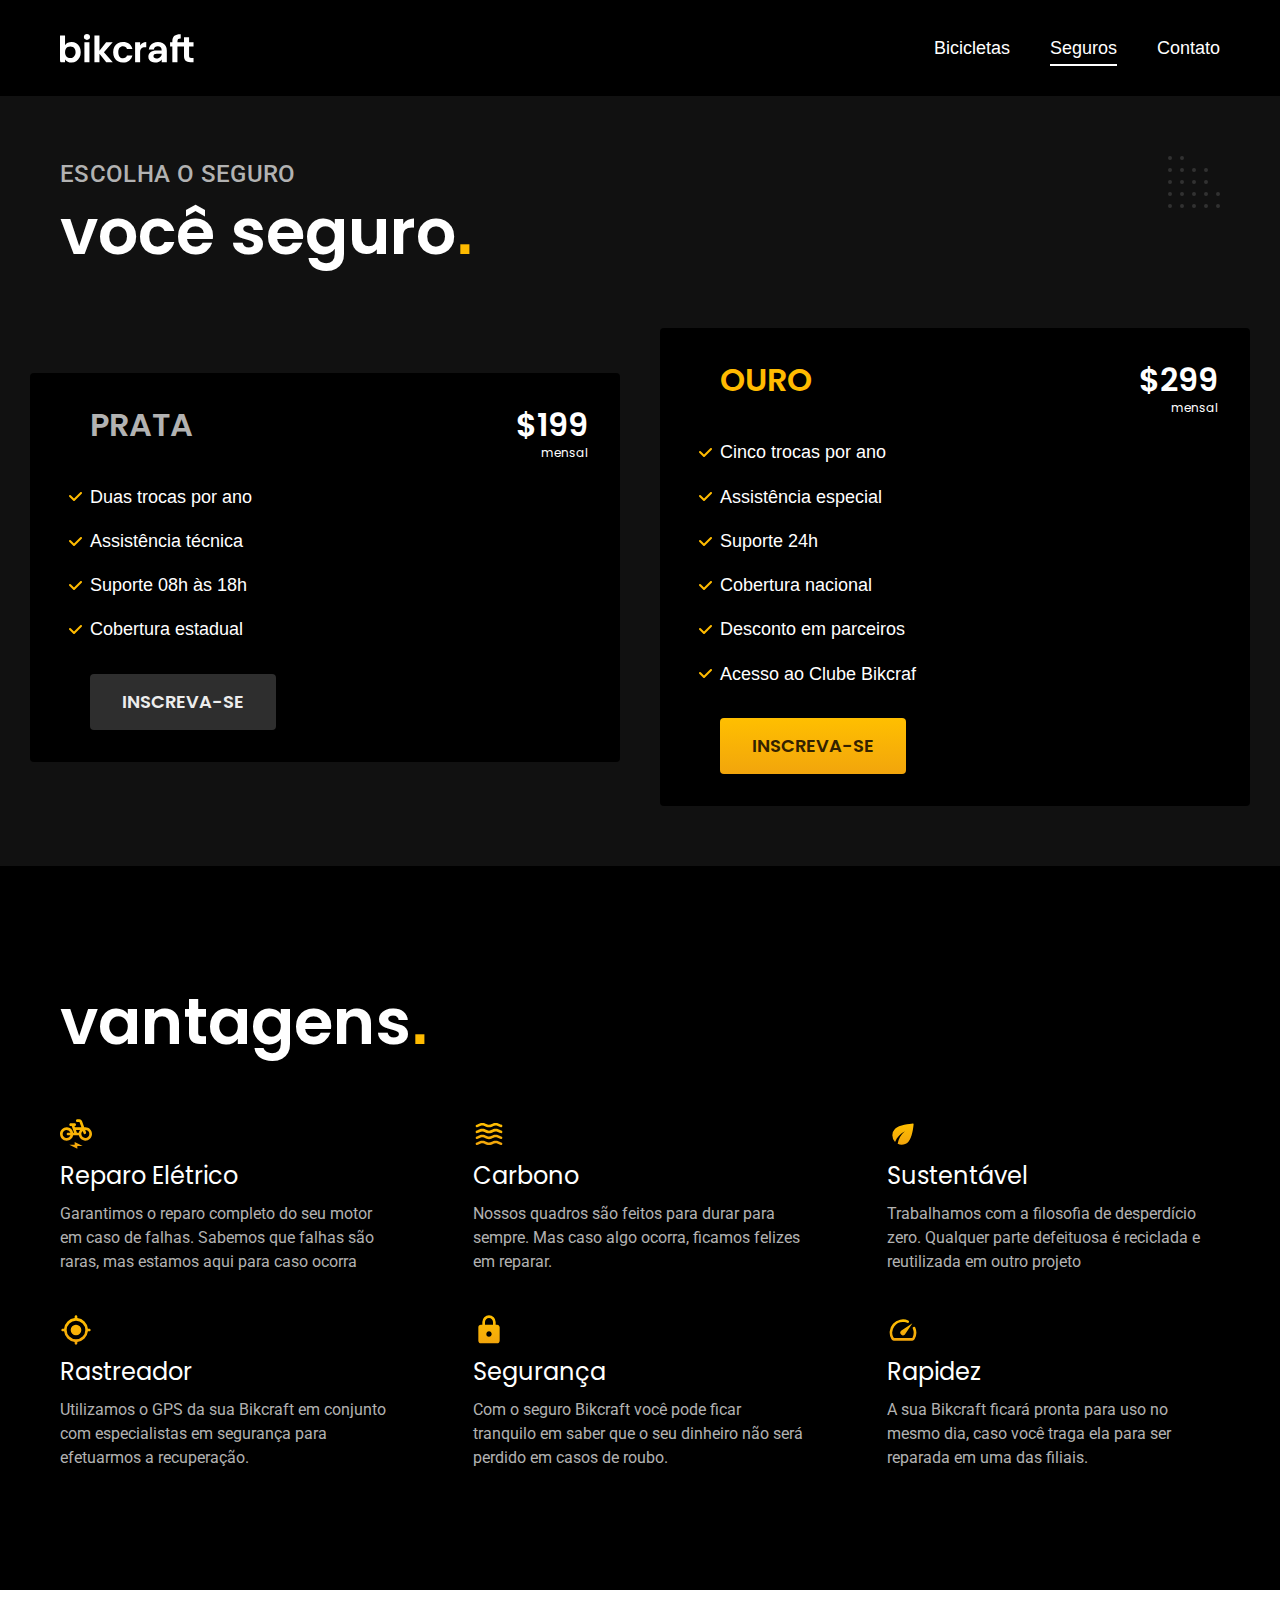
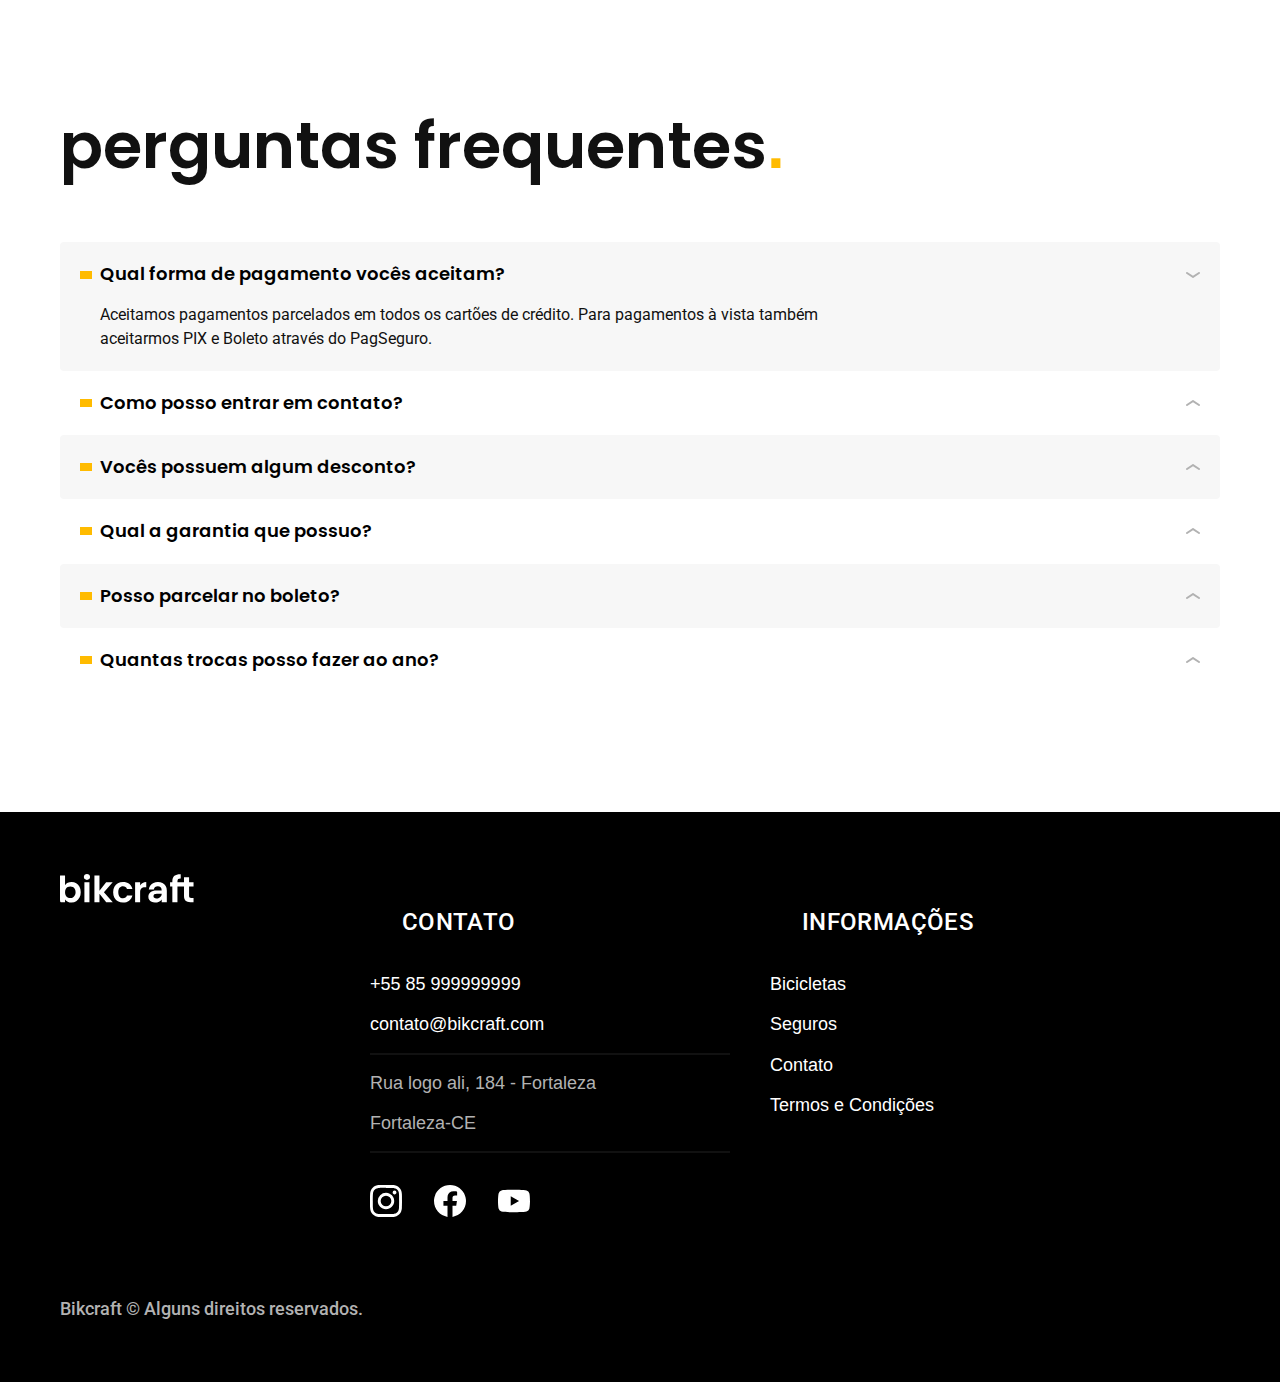
<file: seguros.html>
<!DOCTYPE html>
<html lang="pt-br">

<head>
    <meta charset="UTF-8">
    <meta name="viewport" content="width=device-width, initial-scale=1.0">
    <link rel="stylesheet" href="css/style.min.css">
    <link rel="preconnect" href="https://fonts.googleapis.com">
    <link rel="preconnect" href="https://fonts.gstatic.com" crossorigin>
    <link href="https://fonts.googleapis.com/css2?family=Poppins:wght@400;600&family=Roboto:wght@400;500&display=swap"
        rel="stylesheet">
    <link rel="icon" href="imagens/favicon.svg" type="image/svg+xml">
    <link rel="preconnect" href="https://fonts.googleapis.com">
    <link rel="preconnect" href="https://fonts.gstatic.com" crossorigin>
    <link href="https://fonts.googleapis.com/css2?family=Merriweather:wght@900&display=swap" rel="stylesheet">
    <link rel="shortcut icon" href="imagens/icons8-bicicleta-32.png" type="image/x-icon">
    <title>Seguros - Bikcraft</title>
   <script>
        document.documentElement.classList.add('js')
    </script>
</head>


<body id="seguros">
    <header class="header-bg">
        <div class="header container">
            <a href="./">
                <img src="imagens/bikcraft.svg" alt="Logo Bikcraft">
            </a>

            <nav aria-label="primaria">
                <ul class="header-menu font-1-m">
                    <li><a href="./bicicletas.html">Bicicletas</a></li>
                    <li><a href="./seguros.html">Seguros</a></li>
                    <li><a href="./contato.html">Contato</a></li>
                </ul>
            </nav>
        </div>
    </header>

    <main class="seguros-bg">
        <div class="titulo-bg">
            <div class="titulo container">
                <p class="font-2-l-b cor-5">Escolha o seguro</p>
                <h1 class="font-1-xxl cor-0">você seguro<span class="cor-p1">.</span></h1>
            </div>
        </div>

        <div class="seguros">
            <div class="seguros-item">
                <h3 class="font-1-xl cor-5">PRATA</h3>
                <span class="font-1-xl cor-0">$199 <span class="font-1-xs cor-6">mensal</span></span>

                <ul class="font-2-m cor-0">
                    <li>Duas trocas por ano</li>
                    <li>Assistência técnica</li>
                    <li>Suporte 08h às 18h</li>
                    <li>Cobertura estadual</li>
                </ul>
                <a class="botao secundario" href="#">Inscreva-se</a>
            </div>

            <div class="seguros-item">
                <h3 class="font-1-xl cor-p1">OURO</h3>
                <span class="font-1-xl cor-0">$299 <span class="font-1-xs cor-6">mensal</span></span>

                <ul class="font-2-m cor-0">
                    <li>Cinco trocas por ano</li>
                    <li>Assistência especial</li>
                    <li>Suporte 24h</li>
                    <li>Cobertura nacional</li>
                    <li>Desconto em parceiros</li>
                    <li>Acesso ao Clube Bikcraf</li>
                </ul>
                <a class="botao" href="#">Inscreva-se</a>
            </div>
        </div>
    </main>

    <article class="vantagens-bg">
        <div class="vantagens container">
            <h2 class="font-1-xxl cor-0">vantagens<span class="cor-p1">.</span> </h2>
            <ul>
                <li>
                    <img src="imagens/icones/eletrica.svg" alt="">
                    <h3 class="font-1-l cor-0">Reparo Elétrico</h3>
                    <p class="font-2-s cor-5">Garantimos o reparo completo do seu motor em caso de falhas. Sabemos que
                        falhas são raras, mas estamos aqui para caso ocorra</p>
                </li>

                <li>
                    <img src="imagens/icones/carbono.svg" alt="">
                    <h3 class="font-1-l cor-0">Carbono</h3>
                    <p class="font-2-s cor-5">Nossos quadros são feitos para durar para sempre. Mas caso algo ocorra,
                        ficamos felizes em reparar.</p>
                </li>
                <li>
                    <img src="imagens/icones/sustentavel.svg" alt="">
                    <h3 class="font-1-l cor-0">Sustentável</h3>
                    <p class="font-2-s cor-5">Trabalhamos com a filosofia de desperdício zero. Qualquer parte defeituosa
                        é reciclada e reutilizada em outro projeto</p>
                </li>
                <li>
                    <img src="imagens/icones/rastreador.svg" alt="">
                    <h3 class="font-1-l cor-0">Rastreador</h3>
                    <p class="font-2-s cor-5">Utilizamos o GPS da sua Bikcraft em conjunto com especialistas em
                        segurança para efetuarmos a recuperação.</p>
                </li>
                <li>
                    <img src="imagens/icones/seguro.svg" alt="">
                    <h3 class="font-1-l cor-0">Segurança</h3>
                    <p class="font-2-s cor-5">Com o seguro Bikcraft você pode ficar tranquilo em saber que o seu
                        dinheiro não será perdido em casos de roubo.

                    </p>
                </li>
                <li>
                    <img src="imagens/icones/velocidade.svg" alt="">
                    <h3 class="font-1-l cor-0">Rapidez</h3>
                    <p class="font-2-s cor-5">A sua Bikcraft ficará pronta para uso no mesmo dia, caso você traga ela
                        para ser reparada em uma das filiais.</p>
                </li>
            </ul>
        </div>
    </article>

    <article class="perguntas container">
        <h2 class="font-1-xxl">perguntas frequentes<span class="cor-p1">.</span> </h2>
        <dl>
            <div>
                <dt><button class="font-1-m-b" aria-expanded="true" aria-controls="pergunta1">Qual forma de pagamento
                        vocês aceitam?</button></dt>
                <dd id="pergunta1" class="font-2-s cor-9 ativa">Aceitamos pagamentos parcelados em todos os cartões de
                    crédito. Para pagamentos à vista também aceitarmos PIX e Boleto através do PagSeguro.</dd>
            </div>

            <div>
                <dt><button class="font-1-m-b" aria-expanded="false" aria-controls="pergunta2">Como posso entrar em contato?</button></dt>
                <dd id="pergunta2"  class="font-2-s cor-9">Aceitamos pagamentos parcelados em todos os cartões de crédito. Para
                    pagamentos à vista também aceitarmos PIX e Boleto através do PagSeguro.</dd>
            </div>
            <div>
                <dt><button class="font-1-m-b" aria-expanded="false" aria-controls="pergunta3">Vocês possuem algum desconto?</button>
                </dt>
                <dd id="pergunta3" class="font-2-s cor-9">Aceitamos pagamentos parcelados em todos os cartões de crédito. Para
                    pagamentos à vista também aceitarmos PIX e Boleto através do PagSeguro.</dd>
            </div>
            <div>
                <dt><button class="font-1-m-b" aria-expanded="false" aria-controls="pergunta4">Qual a garantia que possuo?</button></dt>
                <dd id="pergunta4" class="font-2-s cor-9">Aceitamos pagamentos parcelados em todos os cartões de crédito. Para
                    pagamentos à vista também aceitarmos PIX e Boleto através do PagSeguro.</dd>
            </div>
            <div>
                <dt><button class="font-1-m-b" aria-expanded="false" aria-controls="pergunta5">Posso parcelar no boleto?</button></dt>
                <dd id="pergunta5" class="font-2-s cor-9">Aceitamos pagamentos parcelados em todos os cartões de crédito. Para
                    pagamentos à vista também aceitarmos PIX e Boleto através do PagSeguro.</dd>
            </div>
            <div>
                <dt><button class="font-1-m-b" aria-expanded="false" aria-controls="pergunta6">Quantas trocas posso fazer ao ano?</button></dt>
                <dd id="pergunta6" class="font-2-s cor-9">Aceitamos pagamentos parcelados em todos os cartões de crédito. Para
                    pagamentos à vista também aceitarmos PIX e Boleto através do PagSeguro.</dd>
            </div>
        </dl>
    </article>

    <footer class="footer-bg">
        <div class="footer">
            <img src="imagens/bikcraft.svg" alt="bikcraft">
            <div class="footer-contato">
                <h3 class="font-2-l-b cor-0">Contato</h3>
                <ul class="font-2-m cor-5">
                    <li><a href="tel:+55999999999">+55 85 999999999</a></li>
                    <li><a href="mailto:contato@bikcraft.com">contato@bikcraft.com</a></li>
                    <li>Rua logo ali, 184 - Fortaleza</li>
                    <li>Fortaleza-CE</li>
                </ul>
                <div class="footer-redes">
                    <a href="#"><img src="imagens/redes/instagram.svg" alt="instagram"></a>
                    <a href="#"><img src="imagens/redes/facebook.svg" alt="facebook"></a>
                    <a href="#"><img src="imagens/redes/youtube.svg" alt="youtube"></a>
                </div>
            </div>
            <div class="footer-informacoes">
                <h3 class="font-2-l-b cor-0">informações</h3>
                <nav>
                    <ul class="font-1-m cor-5">
                        <li><a href="./bicicletas.html">Bicicletas</a></li>
                        <li><a href="./seguros.html">Seguros</a></li>
                        <li><a href="./contato.html">Contato</a></li>
                        <li><a href="./termos.html">Termos e Condições</a></li>
                    </ul>
                </nav>
            </div>
            <p class="footer-copy font-2-m cor-5">Bikcraft © Alguns direitos reservados.</p>
        </div>
    </footer>
    <script src="js/script.js"></script>
</body>


</html>
</file>
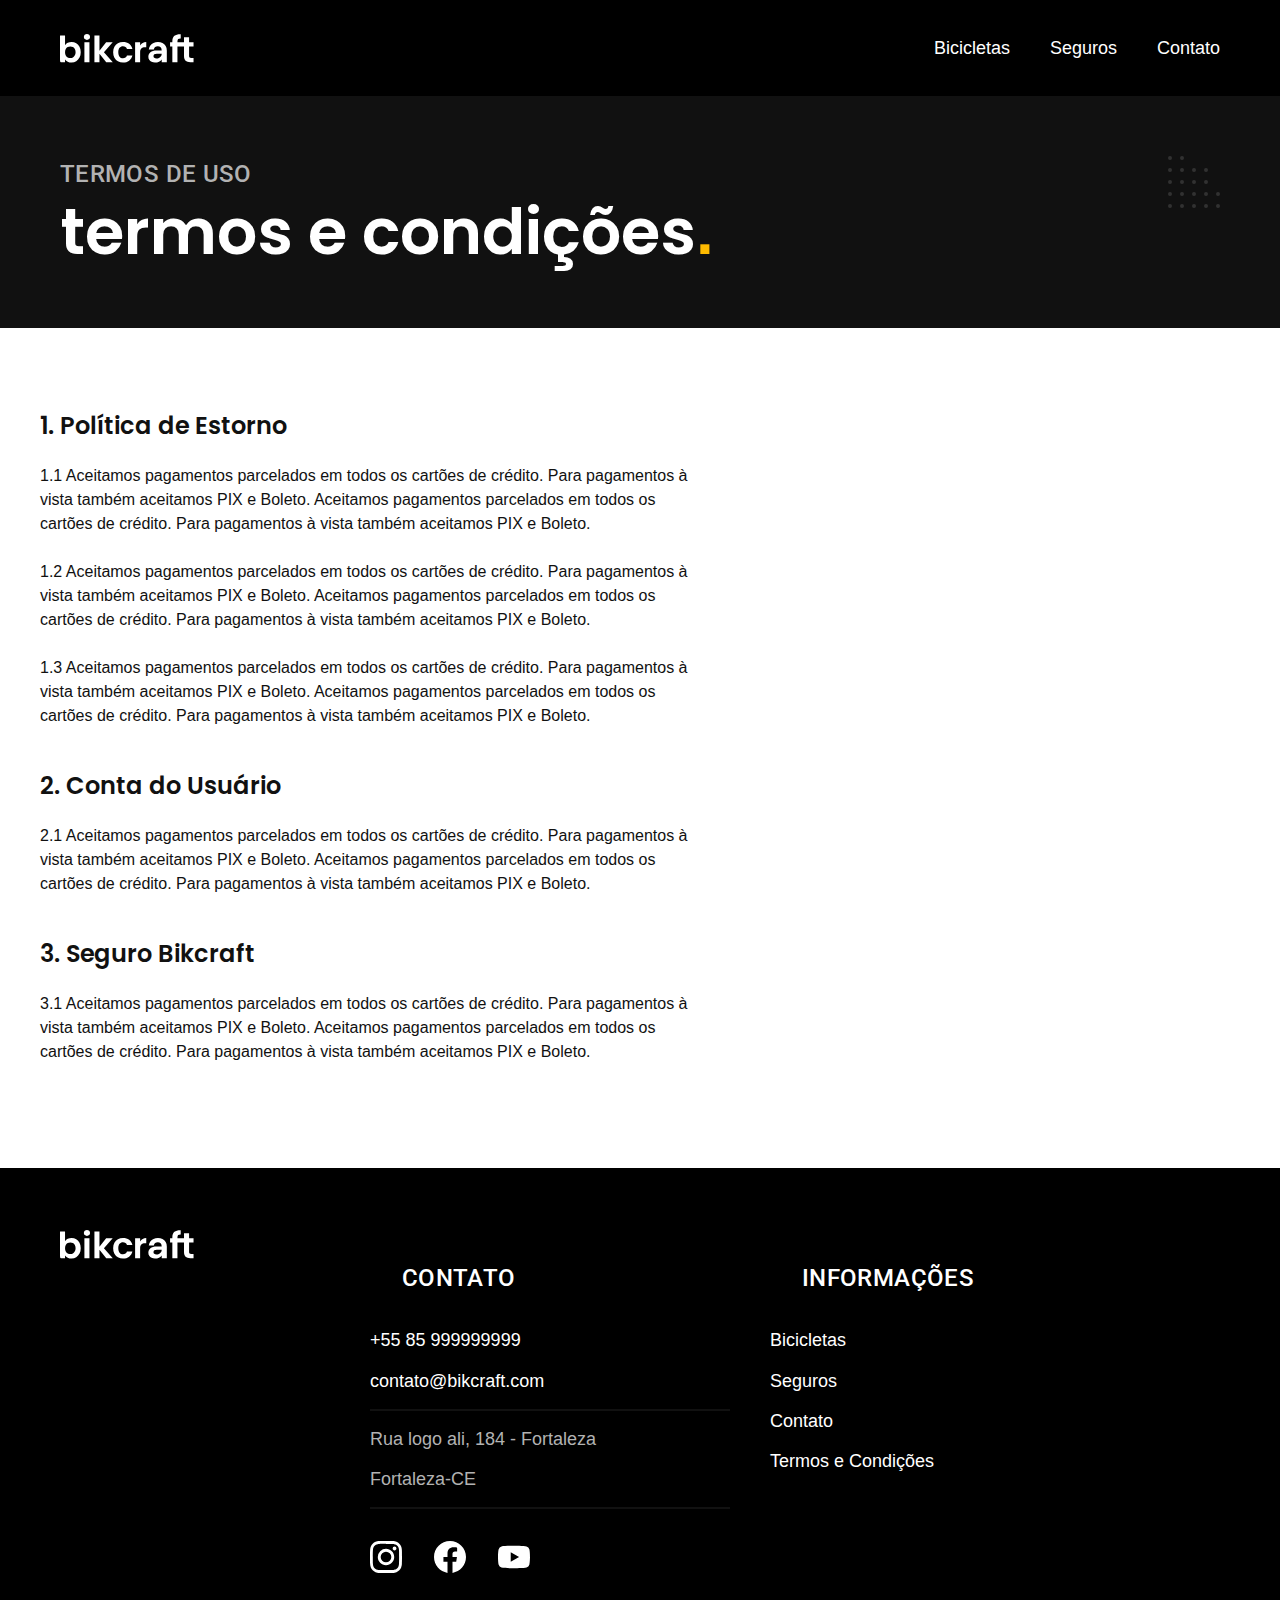
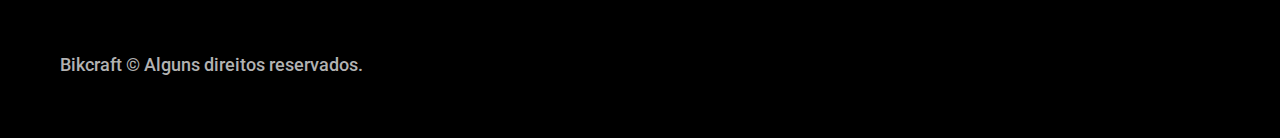
<file: termos.html>
<!DOCTYPE html>
<html lang="pt-br">
<head>
    <meta charset="UTF-8">
    <meta name="viewport" content="width=device-width, initial-scale=1.0">
    <meta name="description" content="Bikcraft Loja de Bicicletas Elétricas">
    <link rel="stylesheet" href="css/style.min.css">
    <link rel="preconnect" href="https://fonts.googleapis.com">
    <link rel="preconnect" href="https://fonts.gstatic.com" crossorigin>
    <link href="https://fonts.googleapis.com/css2?family=Poppins:wght@400;600&family=Roboto:wght@400;500&display=swap" rel="stylesheet">
    <link rel="preconnect" href="https://fonts.googleapis.com">
    <link rel="preconnect" href="https://fonts.gstatic.com" crossorigin>
    <link href="https://fonts.googleapis.com/css2?family=Merriweather:wght@900&display=swap" rel="stylesheet">
    <link rel="shortcut icon" href="imagens/icons8-bicicleta-32.png" type="image/x-icon">
    <title>Termos e Condições - Bikcraft</title>
   <script>
        document.documentElement.classList.add('js')
    </script>
</head>


<body id="termos">
    <header class="header-bg">
        <div class="header container">
            <a href="./">
                <img src="imagens/bikcraft.svg" alt="Logo Bikcraft">
            </a>

            <nav aria-label="primaria">
                <ul class="header-menu font-1-m">
                    <li><a href="./bicicletas.html">Bicicletas</a></li>
                    <li><a href="./seguros.html">Seguros</a></li>
                    <li><a href="./contato.html">Contato</a></li>
                </ul>
            </nav>
        </div>
    </header>

    <main> 
        <div class="titulo-bg">
            <div class="titulo container">
                <p class="font-2-l-b cor-5">Termos de uso</p>
                <h1 class="font-1-xxl cor-0">termos e condições<span class="cor-p1">.</span></h1>
            </div>
        </div>

        <div class="termos font-2-s cor-10 container">
            <h2 class="font-1-l cor-11">1. Política de Estorno</h2>
            <p>1.1 Aceitamos pagamentos parcelados em todos os cartões de crédito. Para pagamentos à vista também aceitamos PIX e Boleto. Aceitamos pagamentos parcelados em todos os cartões de crédito. Para pagamentos à vista também aceitamos PIX e Boleto.</p>
            <p>1.2 Aceitamos pagamentos parcelados em todos os cartões de crédito. Para pagamentos à vista também aceitamos PIX e Boleto. Aceitamos pagamentos parcelados em todos os cartões de crédito. Para pagamentos à vista também aceitamos PIX e Boleto.</p>
            <p>1.3 Aceitamos pagamentos parcelados em todos os cartões de crédito. Para pagamentos à vista também aceitamos PIX e Boleto. Aceitamos pagamentos parcelados em todos os cartões de crédito. Para pagamentos à vista também aceitamos PIX e Boleto.</p>
            <h2 class="font-1-l cor-11">2. Conta do Usuário</h2>
            <p>2.1 Aceitamos pagamentos parcelados em todos os cartões de crédito. Para pagamentos à vista também aceitamos PIX e Boleto. Aceitamos pagamentos parcelados em todos os cartões de crédito. Para pagamentos à vista também aceitamos PIX e Boleto.</p>
            <h2 class="font-1-l cor-11">3. Seguro Bikcraft</h2>
            <p>3.1 Aceitamos pagamentos parcelados em todos os cartões de crédito. Para pagamentos à vista também aceitamos PIX e Boleto. Aceitamos pagamentos parcelados em todos os cartões de crédito. Para pagamentos à vista também aceitamos PIX e Boleto.</p>
        </div>
    </main>

    <footer class="footer-bg">
        <div class="footer">
            <img src="imagens/bikcraft.svg" alt="bikcraft">
            <div class="footer-contato">
                <h3 class="font-2-l-b cor-0">Contato</h3>
                <ul class="font-2-m cor-5">
                    <li><a href="tel:+55999999999">+55 85 999999999</a></li>
                    <li><a href="mailto:contato@bikcraft.com">contato@bikcraft.com</a></li>
                    <li>Rua logo ali, 184 - Fortaleza</li>
                    <li>Fortaleza-CE</li>
                </ul>
                <div class="footer-redes">
                    <a href="#"><img src="imagens/redes/instagram.svg" alt="instagram"></a>
                    <a href="#"><img src="imagens/redes/facebook.svg" alt="facebook"></a>
                    <a href="#"><img src="imagens/redes/youtube.svg" alt="youtube"></a>
                </div>
            </div>
            <div class="footer-informacoes">
                <h3 class="font-2-l-b cor-0">informações</h3>
                <nav>
                    <ul class="font-1-m cor-5">
                        <li><a href="./bicicletas.html">Bicicletas</a></li>
                        <li><a href="./seguros.html">Seguros</a></li>
                        <li><a href="./contato.html">Contato</a></li>
                        <li><a href="./termos.html">Termos e Condições</a></li>
                    </ul>
                </nav>
            </div>
            <p class="footer-copy font-2-m cor-5">Bikcraft © Alguns direitos reservados.</p>
        </div>
    </footer>
<script src="js/script.js"></script>
</body>


</html>
</file>
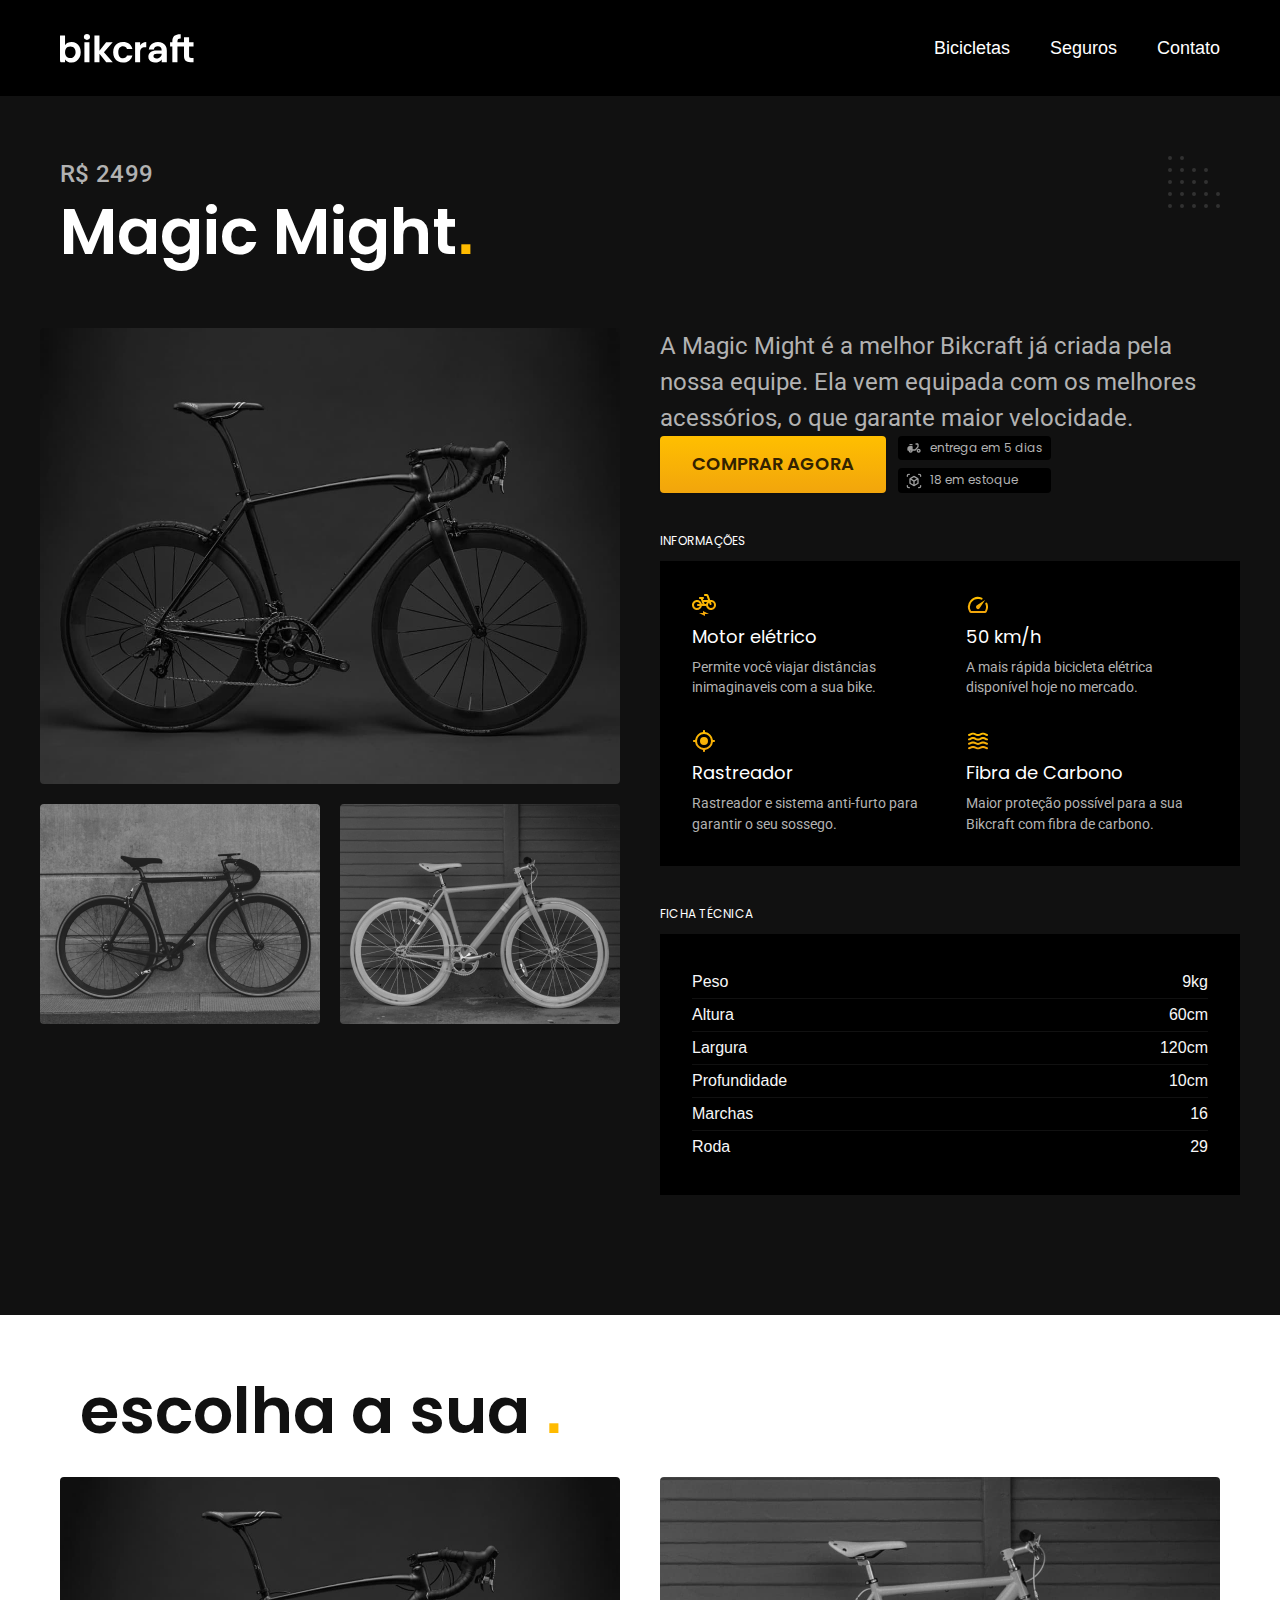
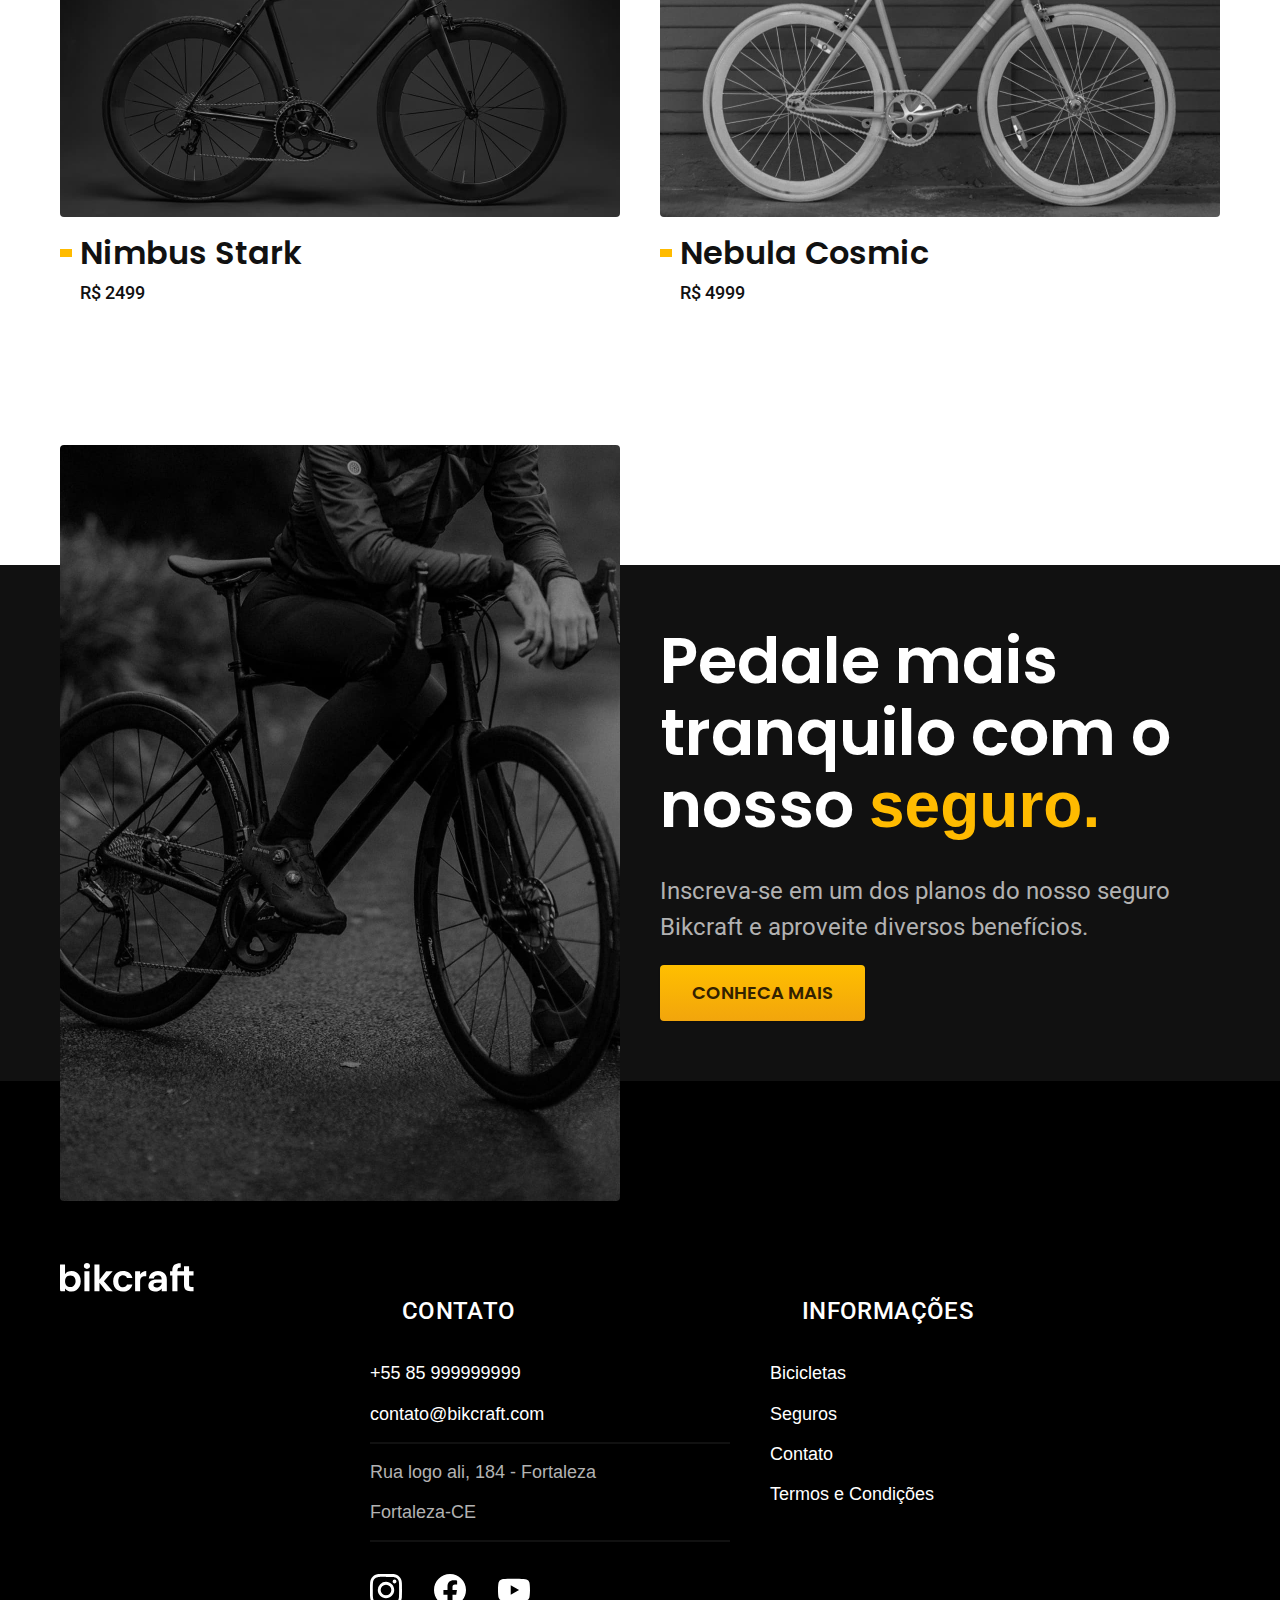
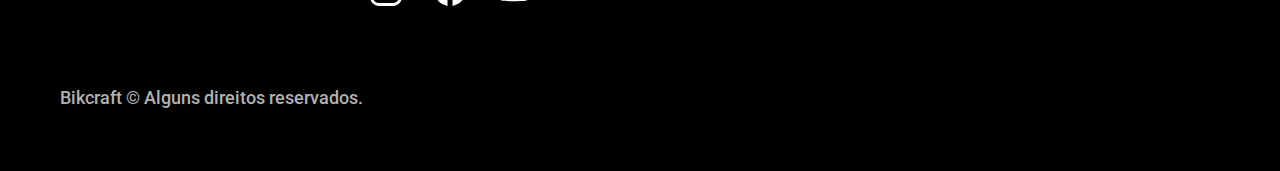
<file: bicicletas/magic.html>
<!DOCTYPE html>
<html lang="pt-br">
<head>
    <meta charset="UTF-8">
    <meta name="viewport" content="width=device-width, initial-scale=1.0">
    <link rel="stylesheet" href="../css/style.css">
    <link rel="preconnect" href="https://fonts.googleapis.com">
    <link rel="preconnect" href="https://fonts.gstatic.com" crossorigin>
    <link href="https://fonts.googleapis.com/css2?family=Poppins:wght@400;600&family=Roboto:wght@400;500&display=swap" rel="stylesheet">
    <link rel="preconnect" href="https://fonts.googleapis.com">
    <link rel="preconnect" href="https://fonts.gstatic.com" crossorigin>
    <link href="https://fonts.googleapis.com/css2?family=Merriweather:wght@900&display=swap" rel="stylesheet">
    <title>Magic - Bikcraft</title>
   <script>
        document.documentElement.classList.add('js')
    </script>
</head>


<body id="bicicleta">
    <header class="header-bg">
        <div class="header container">
            <a href="../index.html">
                <img src="../imagens/bikcraft.svg" alt="Logo Bikcraft">
            </a>

            <nav aria-label="primaria">
                <ul class="header-menu font-1-m">
                    <li><a href="../bicicletas.html">Bicicletas</a></li>
                    <li><a href="../seguros.html">Seguros</a></li>
                    <li><a href="../contato.html">Contato</a></li>
                </ul>
            </nav>
        </div>
    </header>

    <main class="titulo-bg"> 
        <div>
            <div class="titulo container">
                <p class="font-2-l-b cor-5">R$ 2499</p>
                <h1 class="font-1-xxl cor-0">Magic Might<span class="cor-p1">.</span></h1>
            </div>
        </div>

        <div class="bicicleta container">
            <div class="bicicleta-imagens">
                <img src="../imagens/bicicleta/nimbus1.jpg" alt="">
                <img src="../imagens/bicicleta/nimbus2.jpg" alt="">
                <img src="../imagens/bicicleta/nimbus3.jpg" alt="">
            </div>
            <div class="bicicleta-conteudo">
                <p class="font-2-l cor-5">
                    A Magic Might é a melhor Bikcraft já criada pela nossa equipe. Ela vem equipada com os melhores acessórios, o que garante maior velocidade.</p>
                    <div class="bicicleta-comprar">
                        <a class="botao" href="#">Comprar Agora</a>
                        <span class="font-1-xs cor-5"><img src="../imagens/icones/entrega.svg" alt=""> entrega em 5 dias</span>
                        <span class="font-1-xs cor-5"><img src="../imagens/icones/estoque.svg" alt=""> 18 em estoque </span>
                    </div>
            
            <h2 class="font-1-xs cor-0">Informações</h2>
            <ul class="bicicleta-informacoes">
                <li>
                    <img src="../imagens/icones/eletrica.svg" alt="">
                    <h3 class="font-1-m cor-0">Motor elétrico</h3>
                    <p class="font-2-xs cor-5">Permite você viajar distâncias inimaginaveis com a sua bike.</p>
                </li>

                <li>
                    <img src="../imagens/icones/velocidade.svg" alt="">
                    <h3 class="font-1-m cor-0">50 km/h</h3>
                    <p class="font-2-xs cor-5">A mais rápida bicicleta elétrica disponível hoje no mercado.</p>
                </li>

                <li>
                    <img src="../imagens/icones/rastreador.svg" alt="">
                    <h3 class="font-1-m cor-0">Rastreador</h3>
                    <p class="font-2-xs cor-5">Rastreador e sistema anti-furto para garantir o seu sossego.</p>
                </li>

                <li>
                    <img src="../imagens/icones/carbono.svg" alt="">
                    <h3 class="font-1-m cor-0">Fibra de Carbono</h3>
                    <p class="font-2-xs cor-5">Maior proteção possível para a sua Bikcraft com fibra de carbono.</p>
                </li>
            </ul>
            <h2 class="font-1-xs cor-0">Ficha Técnica</h2>
            <ul class="bicicleta-ficha font-2-s cor-1">
                <li>Peso<span>9kg</span></li>
                <li>Altura<span>60cm</span></li>
                <li>Largura<span>120cm</span></li>
                <li>Profundidade<span>10cm</span></li>
                <li>Marchas<span>16</span></li>
                <li>Roda<span>29</span></li>
            </ul>
        </div>
    </div>
    </main>

    <article class="bicicletas-listas container">
        <h2 class="font-1-xxl container">escolha a sua <span class="cor-p1">.</span></h2>

        <ul>
            <a href="./magic.html">
                <li>
                    <img src="../imagens/bicicletas/nimbus.jpg" alt="Bicicleta Preta">
                    <h3 class="font-1-xl">Nimbus Stark</h3>
                    <span class="font-2-m cor-8">R$ 2499</span>
                </li>
            </a>

            <a href="./Nebula.html">
                <li>
                    <img src="../imagens/bicicletas/nebula.jpg" alt="Bicicleta Preta">
                    <h3 class="font-1-xl">Nebula Cosmic</h3>
                    <span class="font-2-m cor-8">R$ 4999</span>
                </li>
            </a>
        </ul>
    </article>

    <article class="seguro-bg">
        <div class="seguro container">
            <div class="seguro-imagem">
                <img src="../imagens/fotos/seguros.jpg" alt="">
            </div>
            <div class="seguro-conteudo">
                <h2 class="font-1-xxl cor-0">Pedale mais tranquilo com o nosso <span class="cor-p1">seguro.</span> </h2>
                <p class="font-2-l cor-5">Inscreva-se em um dos planos do nosso seguro Bikcraft e aproveite diversos benefícios. </p>
                <a class="botao" href="../seguros.html">Conheca mais</a>
            </div>
        </div>
    </article>

    <footer class="footer-bg">
        <div class="footer">
            <img src="../imagens/bikcraft.svg" alt="bikcraft">
            <div class="footer-contato">
                <h3 class="font-2-l-b cor-0">Contato</h3>
                <ul class="font-2-m cor-5">
                    <li><a href="tel:+55999999999">+55 85 999999999</a></li>
                    <li><a href="mailto:contato@bikcraft.com">contato@bikcraft.com</a></li>
                    <li>Rua logo ali, 184 - Fortaleza</li>
                    <li>Fortaleza-CE</li>
                </ul>
                <div class="footer-redes">
                    <a href="#"><img src="../imagens/redes/instagram.svg" alt="instagram"></a>
                    <a href="#"><img src="../imagens/redes/facebook.svg" alt="facebook"></a>
                    <a href="#"><img src="../imagens/redes/youtube.svg" alt="youtube"></a>
                </div>
            </div>
            <div class="footer-informacoes">
                <h3 class="font-2-l-b cor-0">informações</h3>
                <nav>
                    <ul class="font-1-m cor-5">
                        <li><a href="../bicicletas.html">Bicicletas</a></li>
                        <li><a href="../seguros.html">Seguros</a></li>
                        <li><a href="../contato.html">Contato</a></li>
                        <li><a href="../termos.html">Termos e Condições</a></li>
                    </ul>
                </nav>
            </div>
            <p class="footer-copy font-2-m cor-5">Bikcraft © Alguns direitos reservados.</p>
        </div>
    </footer>
<script src="../js/script.js"></script>
</body>


</html>
</file>
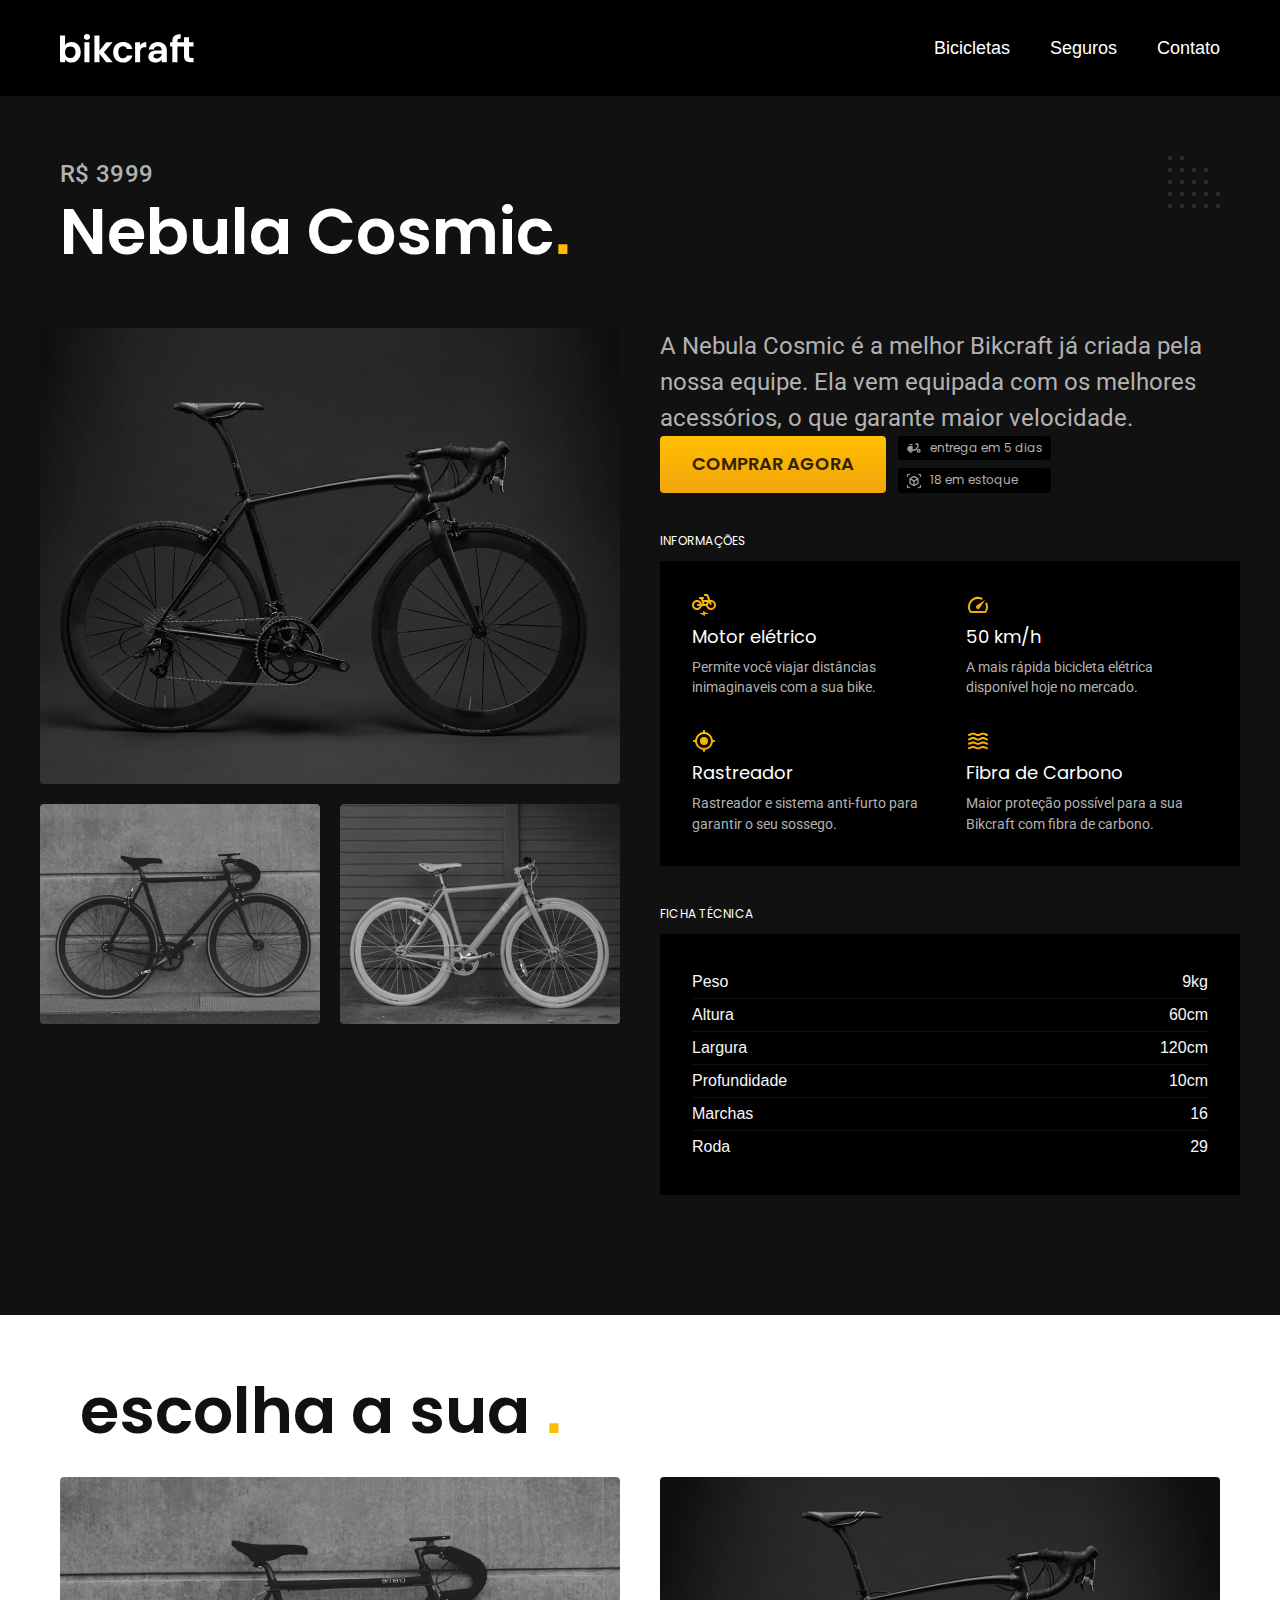
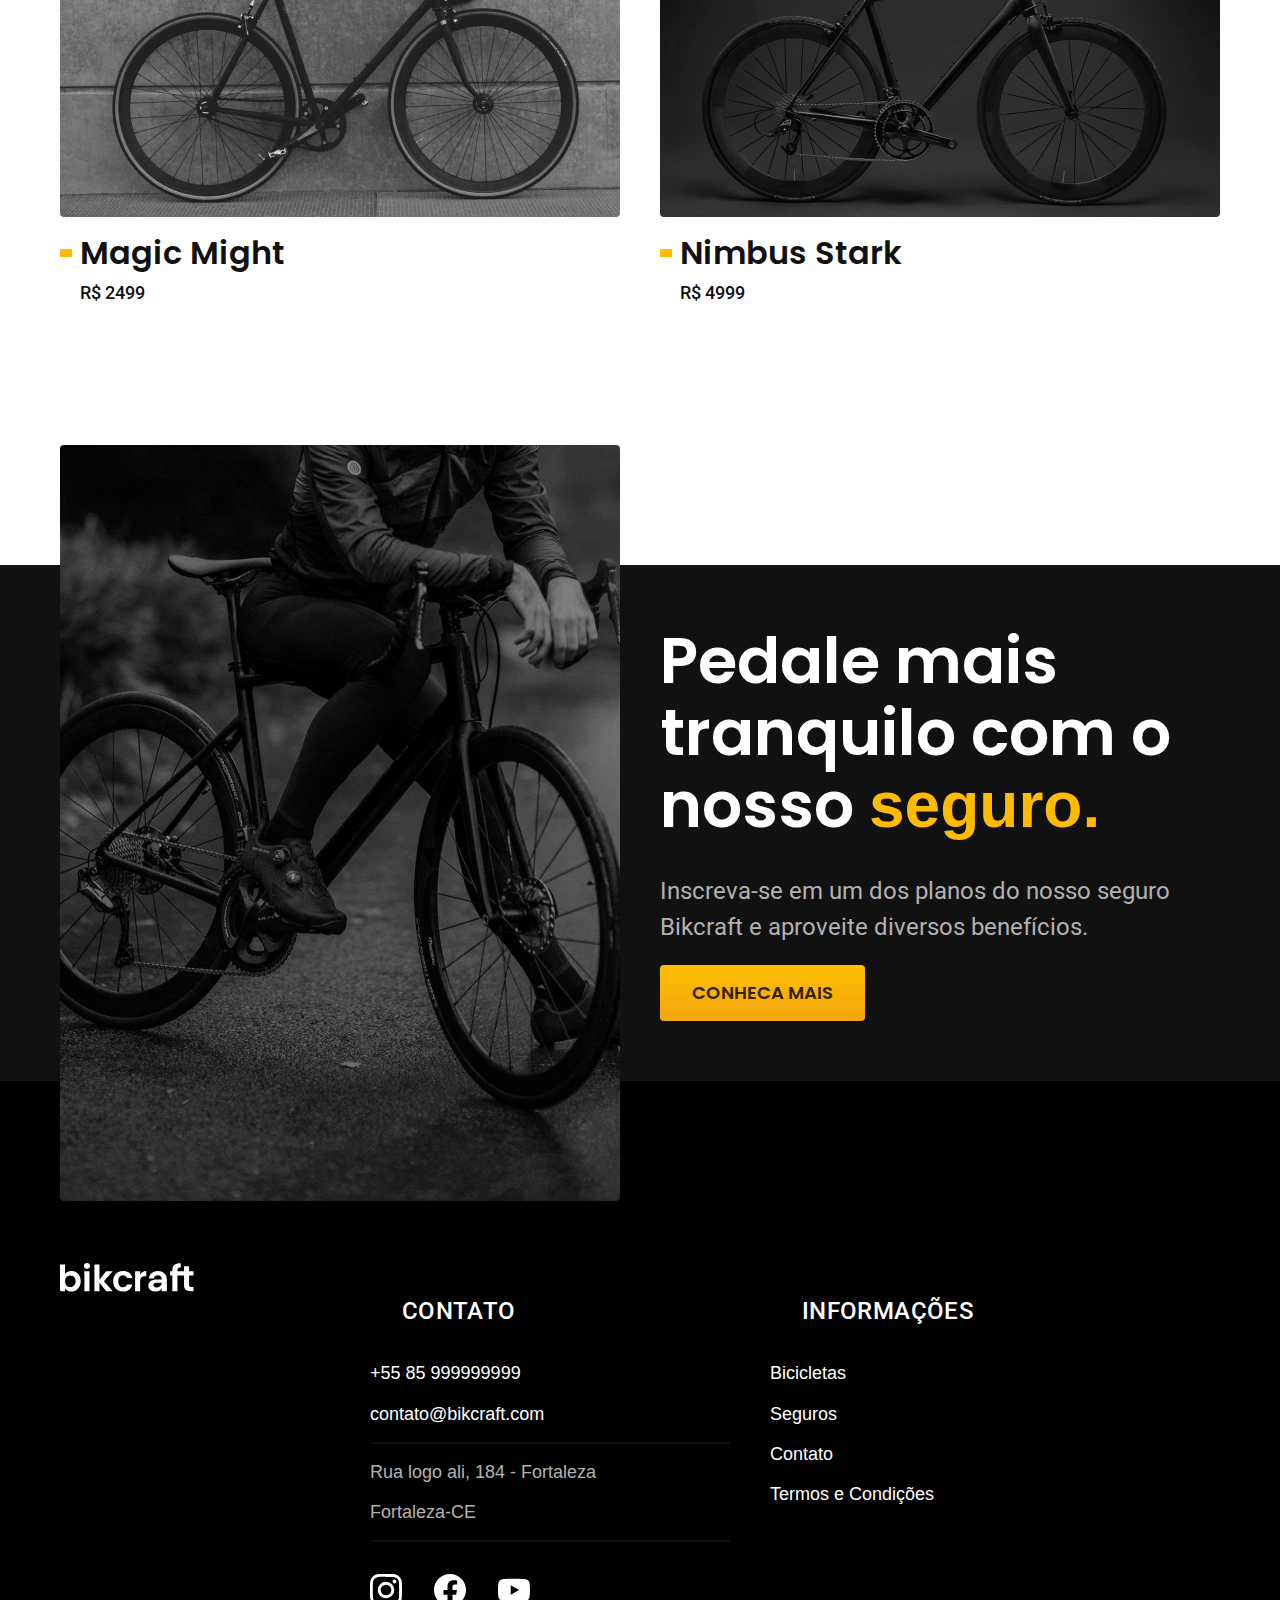
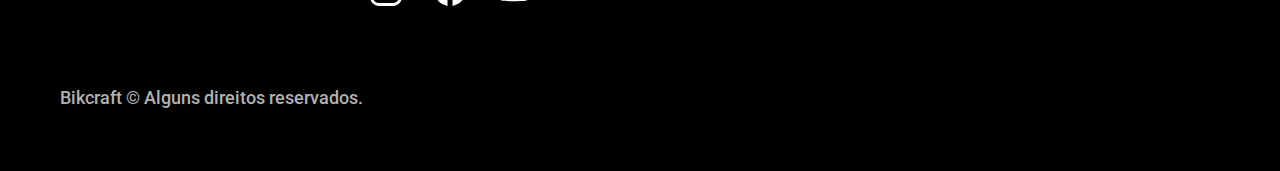
<file: bicicletas/nebula.html>
<!DOCTYPE html>
<html lang="pt-br">
<head>
    <meta charset="UTF-8">
    <meta name="viewport" content="width=device-width, initial-scale=1.0">
    <link rel="stylesheet" href="../css/style.css">
    <link rel="preconnect" href="https://fonts.googleapis.com">
    <link rel="preconnect" href="https://fonts.gstatic.com" crossorigin>
    <link href="https://fonts.googleapis.com/css2?family=Poppins:wght@400;600&family=Roboto:wght@400;500&display=swap" rel="stylesheet">
    <link rel="preconnect" href="https://fonts.googleapis.com">
    <link rel="preconnect" href="https://fonts.gstatic.com" crossorigin>
    <link href="https://fonts.googleapis.com/css2?family=Merriweather:wght@900&display=swap" rel="stylesheet">
    <title>Nebula - Bikcraft</title>
   <script>
        document.documentElement.classList.add('js')
    </script>
</head>


<body id="bicicleta">
    <header class="header-bg">
        <div class="header container">
            <a href="../index.html">
                <img src="../imagens/bikcraft.svg" alt="Logo Bikcraft">
            </a>

            <nav aria-label="primaria">
                <ul class="header-menu font-1-m">
                    <li><a href="../bicicletas.html">Bicicletas</a></li>
                    <li><a href="../seguros.html">Seguros</a></li>
                    <li><a href="../contato.html">Contato</a></li>
                </ul>
            </nav>
        </div>
    </header>

    <main class="titulo-bg"> 
        <div>
            <div class="titulo container">
                <p class="font-2-l-b cor-5">R$ 3999</p>
                <h1 class="font-1-xxl cor-0">Nebula Cosmic<span class="cor-p1">.</span></h1>
            </div>
        </div>

        <div class="bicicleta container">
            <div class="bicicleta-imagens">
                <img src="../imagens/bicicleta/nimbus1.jpg" alt="">
                <img src="../imagens/bicicleta/nimbus2.jpg" alt="">
                <img src="../imagens/bicicleta/nimbus3.jpg" alt="">
            </div>
            <div class="bicicleta-conteudo">
                <p class="font-2-l cor-5">
                    A Nebula Cosmic é a melhor Bikcraft já criada pela nossa equipe. Ela vem equipada com os melhores acessórios, o que garante maior velocidade.</p>
                    <div class="bicicleta-comprar">
                        <a class="botao" href="#">Comprar Agora</a>
                        <span class="font-1-xs cor-5"><img src="../imagens/icones/entrega.svg" alt=""> entrega em 5 dias</span>
                        <span class="font-1-xs cor-5"><img src="../imagens/icones/estoque.svg" alt=""> 18 em estoque </span>
                    </div>
            
            <h2 class="font-1-xs cor-0">Informações</h2>
            <ul class="bicicleta-informacoes">
                <li>
                    <img src="../imagens/icones/eletrica.svg" alt="">
                    <h3 class="font-1-m cor-0">Motor elétrico</h3>
                    <p class="font-2-xs cor-5">Permite você viajar distâncias inimaginaveis com a sua bike.</p>
                </li>

                <li>
                    <img src="../imagens/icones/velocidade.svg" alt="">
                    <h3 class="font-1-m cor-0">50 km/h</h3>
                    <p class="font-2-xs cor-5">A mais rápida bicicleta elétrica disponível hoje no mercado.</p>
                </li>

                <li>
                    <img src="../imagens/icones/rastreador.svg" alt="">
                    <h3 class="font-1-m cor-0">Rastreador</h3>
                    <p class="font-2-xs cor-5">Rastreador e sistema anti-furto para garantir o seu sossego.</p>
                </li>

                <li>
                    <img src="../imagens/icones/carbono.svg" alt="">
                    <h3 class="font-1-m cor-0">Fibra de Carbono</h3>
                    <p class="font-2-xs cor-5">Maior proteção possível para a sua Bikcraft com fibra de carbono.</p>
                </li>
            </ul>
            <h2 class="font-1-xs cor-0">Ficha Técnica</h2>
            <ul class="bicicleta-ficha font-2-s cor-1">
                <li>Peso<span>9kg</span></li>
                <li>Altura<span>60cm</span></li>
                <li>Largura<span>120cm</span></li>
                <li>Profundidade<span>10cm</span></li>
                <li>Marchas<span>16</span></li>
                <li>Roda<span>29</span></li>
            </ul>
        </div>
    </div>
    </main>

    <article class="bicicletas-listas container">
        <h2 class="font-1-xxl container">escolha a sua <span class="cor-p1">.</span></h2>

        <ul>
            <a href="./magic.html">
                <li>
                    <img src="../imagens/bicicletas/magic.jpg" alt="Bicicleta Preta">
                    <h3 class="font-1-xl">Magic Might</h3>
                    <span class="font-2-m cor-8">R$ 2499</span>
                </li>
            </a>

            <a href="./Nebula.html">
                <li>
                    <img src="../imagens/bicicletas/nimbus.jpg" alt="Bicicleta Preta">
                    <h3 class="font-1-xl">Nimbus Stark</h3>
                    <span class="font-2-m cor-8">R$ 4999</span>
                </li>
            </a>
        </ul>
    </article>

    <article class="seguro-bg">
        <div class="seguro container">
            <div class="seguro-imagem">
                <img src="../imagens/fotos/seguros.jpg" alt="">
            </div>
            <div class="seguro-conteudo">
                <h2 class="font-1-xxl cor-0">Pedale mais tranquilo com o nosso <span class="cor-p1">seguro.</span> </h2>
                <p class="font-2-l cor-5">Inscreva-se em um dos planos do nosso seguro Bikcraft e aproveite diversos benefícios. </p>
                <a class="botao" href="../seguros.html">Conheca mais</a>
            </div>
        </div>
    </article>

    <footer class="footer-bg">
        <div class="footer">
            <img src="../imagens/bikcraft.svg" alt="bikcraft">
            <div class="footer-contato">
                <h3 class="font-2-l-b cor-0">Contato</h3>
                <ul class="font-2-m cor-5">
                    <li><a href="tel:+55999999999">+55 85 999999999</a></li>
                    <li><a href="mailto:contato@bikcraft.com">contato@bikcraft.com</a></li>
                    <li>Rua logo ali, 184 - Fortaleza</li>
                    <li>Fortaleza-CE</li>
                </ul>
                <div class="footer-redes">
                    <a href="#"><img src="../imagens/redes/instagram.svg" alt="instagram"></a>
                    <a href="#"><img src="../imagens/redes/facebook.svg" alt="facebook"></a>
                    <a href="#"><img src="../imagens/redes/youtube.svg" alt="youtube"></a>
                </div>
            </div>
            <div class="footer-informacoes">
                <h3 class="font-2-l-b cor-0">informações</h3>
                <nav>
                    <ul class="font-1-m cor-5">
                        <li><a href="../bicicletas.html">Bicicletas</a></li>
                        <li><a href="../seguros.html">Seguros</a></li>
                        <li><a href="../contato.html">Contato</a></li>
                        <li><a href="../termos.html">Termos e Condições</a></li>
                    </ul>
                </nav>
            </div>
            <p class="footer-copy font-2-m cor-5">Bikcraft © Alguns direitos reservados.</p>
        </div>
    </footer>
<script src="../js/script.js"></script>
</body>


</html>
</file>
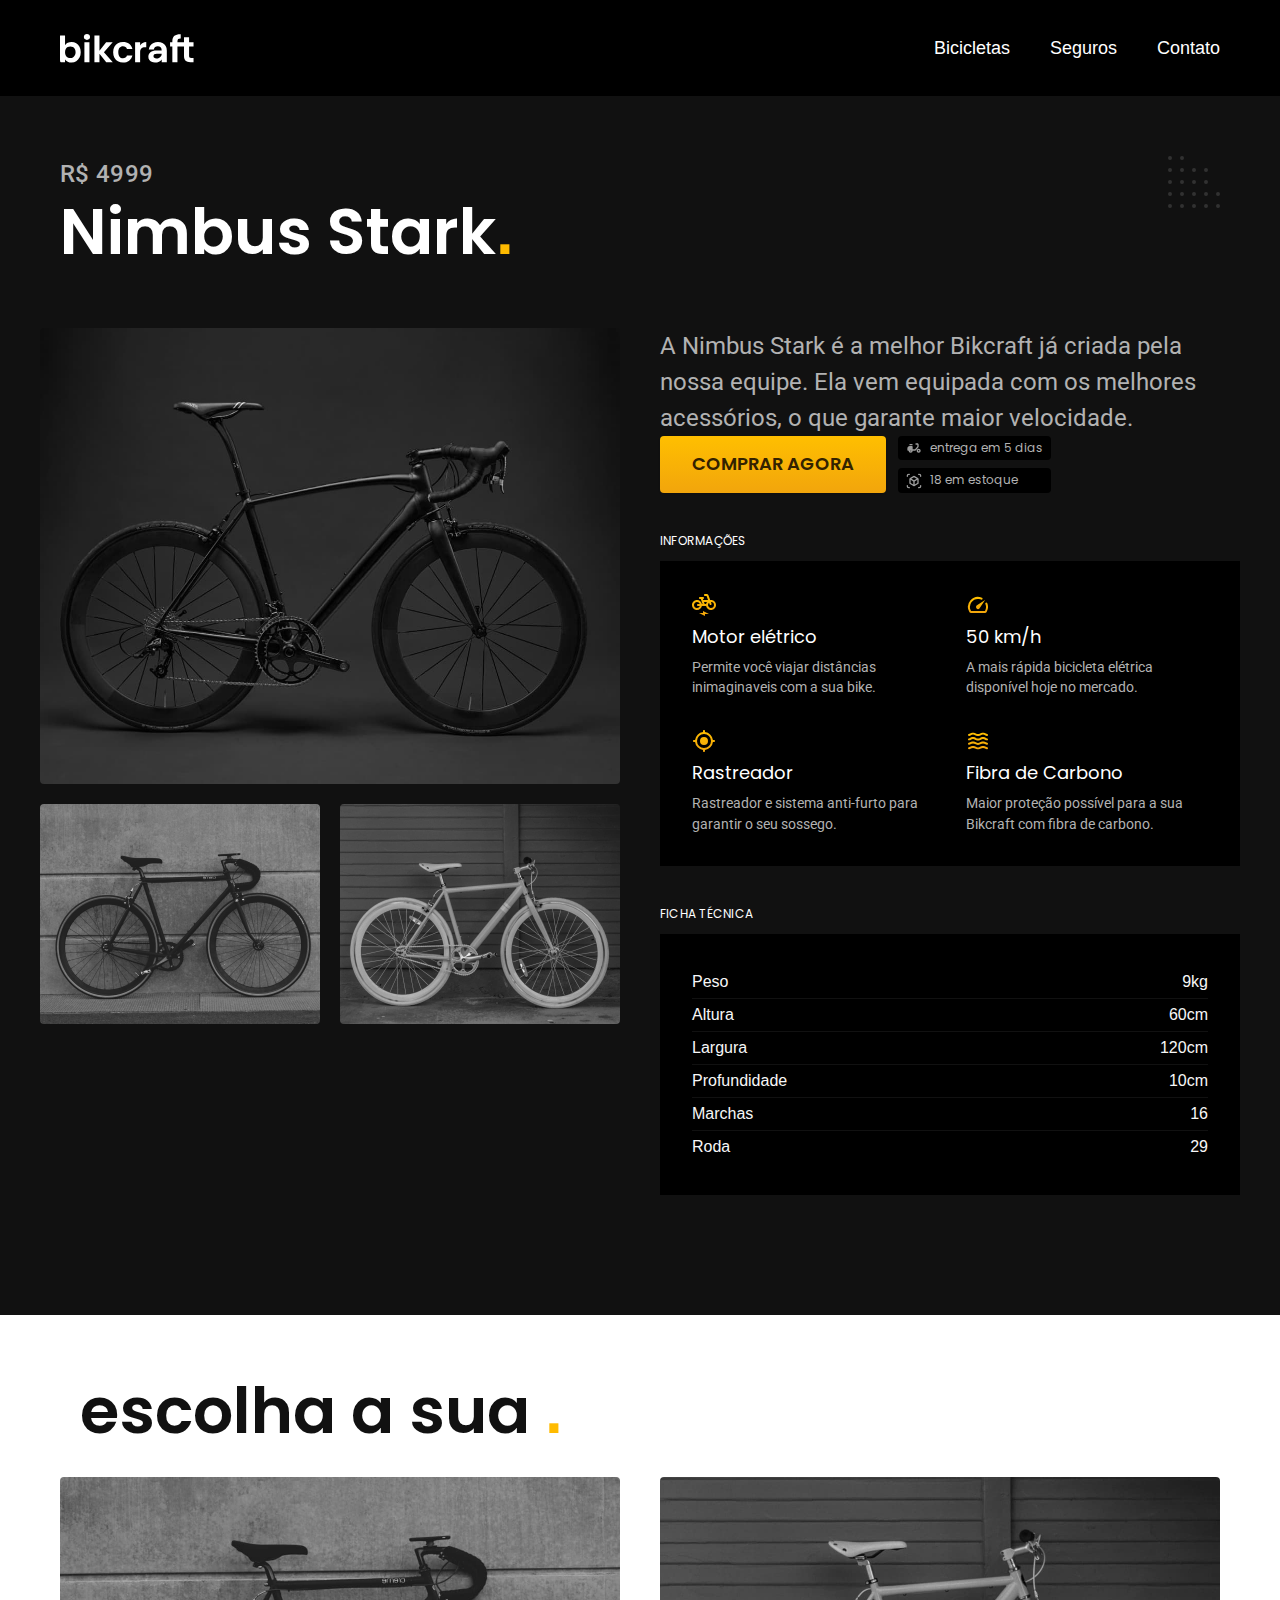
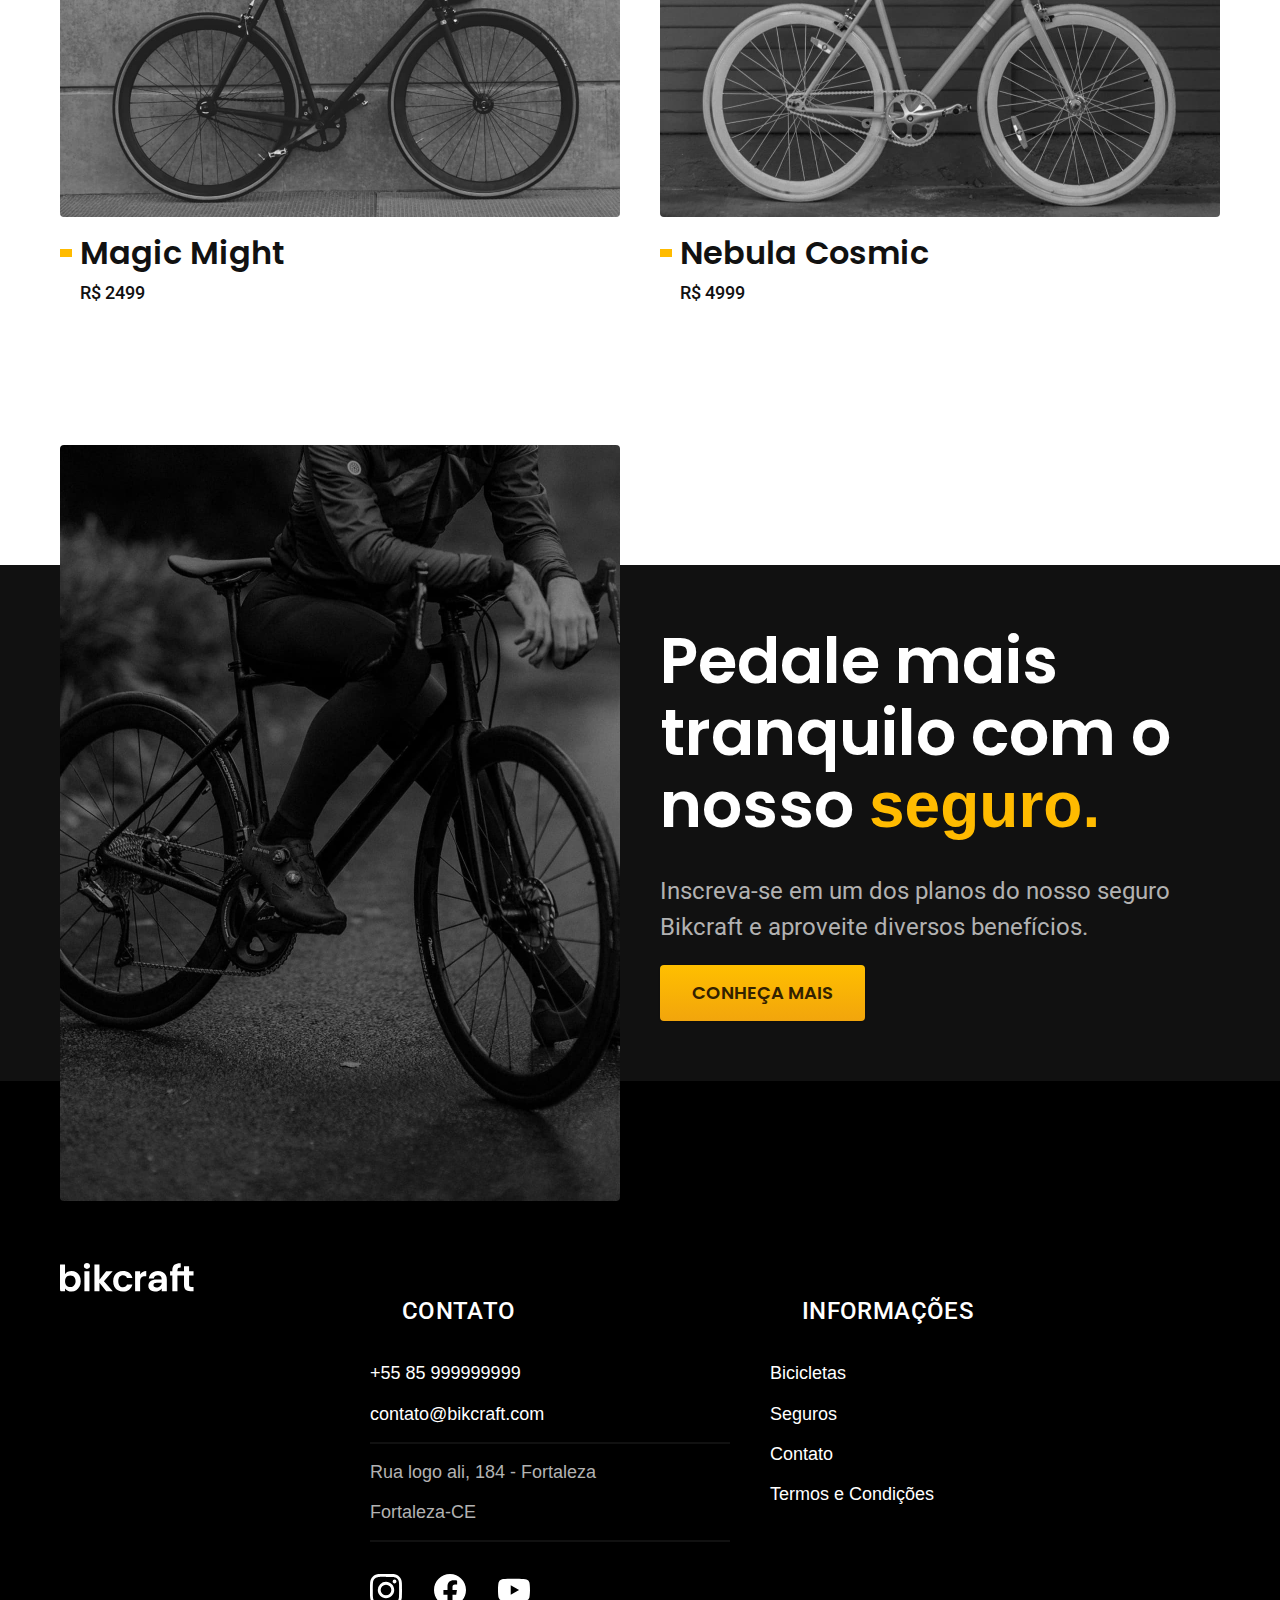
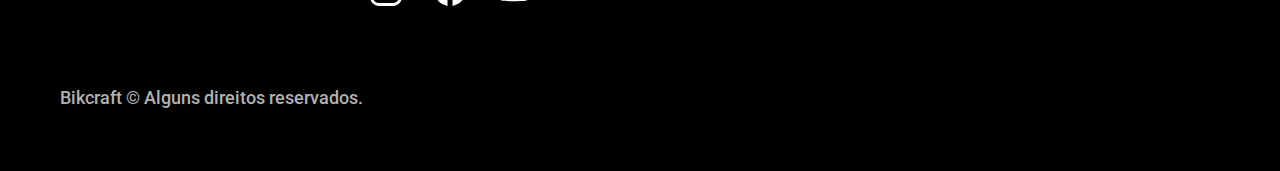
<file: bicicletas/nimbus.html>
<!DOCTYPE html>
<html lang="pt-br">
<head>
    <meta charset="UTF-8">
    <meta name="viewport" content="width=device-width, initial-scale=1.0">
    <link rel="stylesheet" href="../css/style.css">
    <link rel="preconnect" href="https://fonts.googleapis.com">
    <link rel="preconnect" href="https://fonts.gstatic.com" crossorigin>
    <link href="https://fonts.googleapis.com/css2?family=Poppins:wght@400;600&family=Roboto:wght@400;500&display=swap" rel="stylesheet">
    <link rel="preconnect" href="https://fonts.googleapis.com">
    <link rel="preconnect" href="https://fonts.gstatic.com" crossorigin>
    <link href="https://fonts.googleapis.com/css2?family=Merriweather:wght@900&display=swap" rel="stylesheet">
    <title>Nimbus - Bikcraft</title>
   <script>
        document.documentElement.classList.add('js')
    </script>
</head>


<body id="bicicleta">
    <header class="header-bg">
        <div class="header container">
            <a href="../index.html">
                <img src="../imagens/bikcraft.svg" alt="Logo Bikcraft">
            </a>

            <nav aria-label="primaria">
                <ul class="header-menu font-1-m">
                    <li><a href="../bicicletas.html">Bicicletas</a></li>
                    <li><a href="../seguros.html">Seguros</a></li>
                    <li><a href="../contato.html">Contato</a></li>
                </ul>
            </nav>
        </div>
    </header>

    <main class="titulo-bg"> 
        <div>
            <div class="titulo container">
                <p class="font-2-l-b cor-5">R$ 4999</p>
                <h1 class="font-1-xxl cor-0">Nimbus Stark<span class="cor-p1">.</span></h1>
            </div>
        </div>

        <div class="bicicleta container">
            <div class="bicicleta-imagens">
                <img src="../imagens/bicicleta/nimbus1.jpg" alt="">
                <img src="../imagens/bicicleta/nimbus2.jpg" alt="">
                <img src="../imagens/bicicleta/nimbus3.jpg" alt="">
            </div>
            <div class="bicicleta-conteudo">
                <p class="font-2-l cor-5">
                    A Nimbus Stark é a melhor Bikcraft já criada pela nossa equipe. Ela vem equipada com os melhores acessórios, o que garante maior velocidade.</p>
                    <div class="bicicleta-comprar">
                        <a class="botao" href="#">Comprar Agora</a>
                        <span class="font-1-xs cor-5"><img src="../imagens/icones/entrega.svg" alt=""> entrega em 5 dias</span>
                        <span class="font-1-xs cor-5"><img src="../imagens/icones/estoque.svg" alt=""> 18 em estoque </span>
                    </div>
            
            <h2 class="font-1-xs cor-0">Informações</h2>
            <ul class="bicicleta-informacoes">
                <li>
                    <img src="../imagens/icones/eletrica.svg" alt="">
                    <h3 class="font-1-m cor-0">Motor elétrico</h3>
                    <p class="font-2-xs cor-5">Permite você viajar distâncias inimaginaveis com a sua bike.</p>
                </li>

                <li>
                    <img src="../imagens/icones/velocidade.svg" alt="">
                    <h3 class="font-1-m cor-0">50 km/h</h3>
                    <p class="font-2-xs cor-5">A mais rápida bicicleta elétrica disponível hoje no mercado.</p>
                </li>

                <li>
                    <img src="../imagens/icones/rastreador.svg" alt="">
                    <h3 class="font-1-m cor-0">Rastreador</h3>
                    <p class="font-2-xs cor-5">Rastreador e sistema anti-furto para garantir o seu sossego.</p>
                </li>

                <li>
                    <img src="../imagens/icones/carbono.svg" alt="">
                    <h3 class="font-1-m cor-0">Fibra de Carbono</h3>
                    <p class="font-2-xs cor-5">Maior proteção possível para a sua Bikcraft com fibra de carbono.</p>
                </li>
            </ul>
            <h2 class="font-1-xs cor-0">Ficha Técnica</h2>
            <ul class="bicicleta-ficha font-2-s cor-1">
                <li>Peso<span>9kg</span></li>
                <li>Altura<span>60cm</span></li>
                <li>Largura<span>120cm</span></li>
                <li>Profundidade<span>10cm</span></li>
                <li>Marchas<span>16</span></li>
                <li>Roda<span>29</span></li>
            </ul>
        </div>
    </div>
    </main>

    <article class="bicicletas-listas container">
        <h2 class="font-1-xxl container">escolha a sua <span class="cor-p1">.</span></h2>

        <ul>
            <a href="./magic.html">
                <li>
                    <img src="../imagens/bicicletas/magic.jpg" alt="Bicicleta Preta">
                    <h3 class="font-1-xl">Magic Might</h3>
                    <span class="font-2-m cor-8">R$ 2499</span>
                </li>
            </a>

            <a href="./Nebula.html">
                <li>
                    <img src="../imagens/bicicletas/nebula.jpg" alt="Bicicleta Preta">
                    <h3 class="font-1-xl">Nebula Cosmic</h3>
                    <span class="font-2-m cor-8">R$ 4999</span>
                </li>
            </a>
        </ul>
    </article>

    <article class="seguro-bg">
        <div class="seguro container">
            <div class="seguro-imagem">
                <img src="../imagens/fotos/seguros.jpg" alt="">
            </div>
            <div class="seguro-conteudo">
                <h2 class="font-1-xxl cor-0">Pedale mais tranquilo com o nosso <span class="cor-p1">seguro.</span> </h2>
                <p class="font-2-l cor-5">Inscreva-se em um dos planos do nosso seguro Bikcraft e aproveite diversos benefícios. </p>
                <a class="botao" href="../seguros.html">Conheça mais</a>
            </div>
        </div>
    </article>

    <footer class="footer-bg">
        <div class="footer">
            <img src="../imagens/bikcraft.svg" alt="bikcraft">
            <div class="footer-contato">
                <h3 class="font-2-l-b cor-0">Contato</h3>
                <ul class="font-2-m cor-5">
                    <li><a href="tel:+55999999999">+55 85 999999999</a></li>
                    <li><a href="mailto:contato@bikcraft.com">contato@bikcraft.com</a></li>
                    <li>Rua logo ali, 184 - Fortaleza</li>
                    <li>Fortaleza-CE</li>
                </ul>
                <div class="footer-redes">
                    <a href="#"><img src="../imagens/redes/instagram.svg" alt="instagram"></a>
                    <a href="#"><img src="../imagens/redes/facebook.svg" alt="facebook"></a>
                    <a href="#"><img src="../imagens/redes/youtube.svg" alt="youtube"></a>
                </div>
            </div>
            <div class="footer-informacoes">
                <h3 class="font-2-l-b cor-0">informações</h3>
                <nav>
                    <ul class="font-1-m cor-5">
                        <li><a href="../bicicletas.html">Bicicletas</a></li>
                        <li><a href="../seguros.html">Seguros</a></li>
                        <li><a href="../contato.html">Contato</a></li>
                        <li><a href="../termos.html">Termos e Condições</a></li>
                    </ul>
                </nav>
            </div>
            <p class="footer-copy font-2-m cor-5">Bikcraft © Alguns direitos reservados.</p>
        </div>
    </footer>
<script src="../js/script.js"></script>
</body>


</html>
</file>
<file: css/style.css>
@import "./global/global.css";
@import "./global/header.css";
@import "./global/footer.css";
@import "./home/introducao.css";
@import "./home/tecnologia.css";
@import "./home/parceiros.css";
@import "./home/depoimento.css";
@import "./seguros/seguro.css";
@import "./seguros/perguntas.css";
@import "./seguros/vantagens.css";
@import "./utilidades/componentes.css";
@import "./utilidades/tipografia.css";
@import "./utilidades/formulario.css";
@import "./utilidades/animacao.css";
@import "./utilidades/cores.css";
@import "./bicicletas/bicicletas-listas.css";
@import "./bicicletas/bicicletas.css";
@import "./bicicletas/bicicleta.css";
@import "./bicicletas/seguro.css";
@import "./termos/termos.css";
@import "./contato/contato.css";
@import "./contato/lojas.css";
</file>
<file: css/style.min.css>
*{margin:0;padding:0;font-family:Arial,Helvetica,sans-serif}body{color:#111}ul{list-style:none}a{text-decoration:none;color:inherit}img{height:auto;max-width:100%;display:block;border-radius:4px}.header{display:flex;flex-wrap:wrap;gap:20px;justify-content:space-between;align-items:center;padding-top:20px;padding-bottom:20px}.header-bg{background-color:var(--cor-12)}.header-menu{display:flex;flex-wrap:wrap;gap:40px}.header-menu a{color:#fff;display:inline-block;padding:16px 0;position:relative}.header-menu a:after{content:'';display:block;height:2px;width:0;background-color:var(--cor-0);margin-top:4px;position:absolute}.header-menu a.ativo::after,.header-menu a:hover:after{width:100%;transition:.4s}@media (max-width:800px){.header-menu{gap:20px}.header-menu a{background-color:var(--cor-11);padding:12px 16px;border-radius:4px}.header-menu a:hover{background-color:(--cor-10)}.header-menu a:after{display:none}}@media (max-width:600px){.header-menu{gap:12px}.header-menu a{padding:8px 12px;font-size:15px}}.footer-bg{background:var(--cor-12)}.footer{display:grid;grid-template-columns:3fr 4fr 5fr;gap:40px;padding:60px 60px}.footer h3{margin:32px}.footer-contato ul{margin-bottom:32px}.footer li{margin-bottom:16px}.footer-contato li:nth-child(2n):after{content:'';display:block;max-width:360px;height:2px;background-color:var(--cor-11);margin-top:16px}.footer-redes{display:flex;gap:32px}.footer a{color:var(--cor-0)}.footer-copy{grid-column:1/-1;margin-top:40px}@media (max-width:800px){.footer>img{display:none}.footer{grid-template-columns:1fr 1fr}}@media (max-width:800px){.footer{grid-template-columns:1fr;gap:60px}.footer-copy{margin-top:0}}.introducao-bg{background:var(--cor-12) url(../imagens/dec/bottom-left.svg) no-repeat bottom 160px left 20px;color:var(--cor-0);box-shadow:inset 0 -120px #fff}.introducao{display:grid;grid-template-columns:1fr 1fr;gap:0 40px}.introducao h1{margin-bottom:32px}.introducao p{margin-bottom:20px;color:#b2b2b2}.introducao a{display:inline-block;padding:16px 32px;background:linear-gradient(#ffbf00,#f2a50c);border-radius:4px;box-shadow:0 1px 2px rgba(0,0,0,.1);text-transform:uppercase;color:var(--cor-p5);font-size:18px;line-height:1.33;font-family:Poppins;font-weight:600}.introducao a:hover{background:linear-gradient(#ffb60d,#e59317)}@media (max-width:600px){.introducao a{padding:12px 16px;font-size:16px}}.introducao-conteudo{align-self:end;padding-bottom:200px}.introducao img{width:100%;border-radius:4px;height:100%;object-fit:cover}@media (max-width:1200px){.introducao h1{font-size:48px}.introducao p{font-size:18px}}@media (max-width:800px){.introducao-bg{background-color:var(--cor-11);padding-top:40px;box-shadow:inset 0 -60px var(--cor-0)}.introducao{grid-template-columns:1fr;gap:32px}.introducao-conteudo{padding-bottom:0}.introducao h1{font-size:32px;margin-bottom:16px}.introducao img{height:300px;width:100%}}.tecnologia-bg{background-color:var(--cor-11);box-shadow:inset 0 80px var(--cor-0),inset 0 -80px var(--cor-0)}.tecnologia{display:grid;grid-template-columns:1fr 1fr;gap:40px}.tecnologia-img img{width:100%;height:100%;object-fit:cover;object-position:left}.tecnologia-conteudo{padding-top:160px;padding-bottom:160px}.tecnologia-conteudo>span{display:block;margin-bottom:20px}.tecnologia-conteudo h3{margin-bottom:32px}.tecnologia-conteudo>p{margin-bottom:20px}.tecnologia a{margin-bottom:60px}.tecnologia-vantagens{display:flex;gap:40px}.tecnologia-vantagens h3{margin-bottom:9px;width:max-content}.tecnologia-vantagens img{width:24px;margin-bottom:9px}@media (max-width:800px){.tecnologia-bg{box-shadow:initial}.tecnologia{grid-template-columns:1fr}.tecnologia-conteudo{padding-bottom:60px;padding-top:60px}.tecnologia-img{display:none}.tecnologia a{margin-bottom:60px}}@media (max-width:800px){.tecnologia-vantagens{flex-direction:column}}.parceiros{padding-top:60px;padding-bottom:120px}.parceiros h2{margin-bottom:60px}.parceiros ul{padding:0 30px;display:grid;grid-template-columns:repeat(4,1fr);max-width:1400px;margin:0 auto}.parceiros li{display:flex;padding:32px;border-left:2px solid var(--cor-2)}.parceiros img{margin:auto}.parceiros li:first-child,.parceiros li:nth-child(5){border:none}.parceiros li:nth-child(n+5){border-top:2px solid var(--cor-2)}@media (max-width:800px){.parceiros{padding-bottom:60px}.parceiros li{padding:20px}.parceiros h2{margin-bottom:20px}.parceiros ul{grid-template-columns:repeat(2,1fr)}.parceiros li:nth-child(n+3){border-top:2px solid var(--cor-2)}.parceiros li:nth-child(odd){border-left:none}}.depoimento{display:grid;grid-template-columns:1fr 1fr;background-color:var(--cor-p1);overflow:hidden}.depoimento img{width:100%;height:100%;object-fit:cover;border-radius:0}.depoimento-conteudo{padding:40px 40px 80px 80px;align-self:end;background:url(../imagens/dec/bottom-right.svg) no-repeat bottom 40px right 40px}.depoimento-conteudo p{max-width:32ch;font-family:Merriweather,serif;font-style:italic;font-weight:900;margin-bottom:32px;position:relative}.depoimento p:before{content:"“";font-size:5rem;color:var(--cor-p2);position:absolute;left:-50px;top:-45px}.depoimento p:after{content:"”";font-size:5rem;color:var(--cor-p2);position:absolute}@media (min-width:1200px){.depoimento img{max-height:520px}}@media (max-width:800px){.depoimento{grid-template-columns:1fr;text-align:center}.depoimento-conteudo{padding:40px 20px;justify-self:center}.depoimento img{max-height:200px}}.seguros-bg{background-color:var(--cor-11)}.seguros{padding-top:60px;padding-bottom:60px;padding-right:30px;padding-left:30px;display:grid;grid-template-columns:1fr 1fr;gap:40px;align-items:center}#seguros .seguros{padding-top:0}.seguros h2{grid-column:1/-1}.seguros-item{background-color:var(--cor-12);padding:32px 32px 32px 60px;display:grid;grid-template-columns:1fr auto;border-radius:4px}.seguros-item h3{margin-bottom:40px}.seguros-item span{grid-column:2;display:block;text-align:right}.seguros-item ul{grid-column:1/-1;margin-bottom:32px}.seguros-item li{display:flex;align-items:center;position:relative}.seguros-item li+li{margin-top:20px}.seguros-item li::before{content:'';display:block;width:13px;height:9px;background-image:url("../imagens/icones/lista.svg");position:absolute;left:-21px}.seguros-item a{grid-column:1/-1}@media (max-width:800px){.seguros{grid-template-columns:1fr}}.perguntas{padding:120px 0}.perguntas h2{margin-bottom:60px}.perguntas dl>div{padding:20px;border-radius:4px}.perguntas dl>div:nth-child(odd){background-color:var(--cor-1)}.perguntas button{display:grid;grid-template-columns:auto 1fr auto;align-items:center;gap:8px;cursor:pointer;border:none;background:0 0;width:100%;text-align:left}.perguntas button::before{content:'';display:inline-block;width:12px;height:8px;background-color:var(--cor-p1)}.perguntas button::after{content:'';display:inline-block;width:14px;height:6px;background:url(../imagens/icones/seta-abrir.svg);transition:.3s}.perguntas button:hover::after,.perguntas button[aria-expanded=true]::after{transform:rotate(180deg)}.perguntas dd{display:none}.perguntas dd.ativa{display:block}.perguntas dd{padding-left:20px;padding-top:16px;max-width:80ch}@media (max-width:800px){.perguntas{padding:60px 0}.perguntas h2{margin-bottom:40px}}.vantagens-bg{background-color:var(--cor-12)}.vantagens{padding:120px 0}.vantagens h2{margin-bottom:60px}.vantagens ul{display:grid;grid-template-columns:1fr 1fr 1fr;gap:40px 80px}.vantagens h3,.vantagens img{margin-bottom:8px}@media (max-width:800px){.vantagens{padding:60px 0}.vantagens h2{margin-bottom:40px}.vantagens ul{gap:20px;grid-template-columns:1fr}.vantagens ul p{max-width:65ch}}.container{box-sizing:border-box;max-width:1200px;padding-left:20px;padding-right:20px;margin-right:auto;margin-left:auto}.botao{display:inline-block;padding:16px 32px;background:linear-gradient(#ffbf00,#f2a50c);border-radius:4px;box-shadow:0 1px 2px rgba(0,0,0,.1);text-transform:uppercase;color:var(--cor-p5);font:600 1.125rem/1.35 Poppins,sans-serif;max-width:max-content;border:none;cursor:pointer}.botao.secundario{background:var(--cor-10);color:var(--cor-2)}.botao.secundario:hover{background:var(--cor-9)}.botao:hover{background:linear-gradient(#ffb60d,#e59317)}.botao.seta{display:flex;align-items:center}.botao.seta::after{content:'';display:inline-block;width:18px;height:10px;margin-left:12px;background:url("../imagens/icones/seta.svg");transition:.2s}.botao.seta:hover::after{transform:translateX(4px)}@media (max-width:600px){.botao{padding:12px 16px;font-size:1rem}}.link{display:inline-block;color:var(--cor-p1);font:500 1.5rem/1.5 Poppins,sans-serif;text-transform:uppercase}.link::after{content:'';display:block;width:100%;height:4px;background-color:currentColor}.link:hover{color:var(--cor-0)}.titulo-bg{background-color:var(--cor-11);padding-top:60px;padding-bottom:60px}.titulo{background:url(../imagens/dec/top-right.svg) no-repeat top right 20px}.titulo p{margin-bottom:4px}@media (max-width:800px){.titulo-bg{padding-top:40px;padding-bottom:40px}.titulo p{font-size:1rem;text-transform:lowercase;font-weight:400}}.font-1-xs{font:400 0.75rem/1.35 Poppins,sans-serif}.font-2-xs{font:400 0.875rem/1.43 Roboto,sans-serif}.font-1-s{font:400 1rem/1.5 Poppins,sans-serif}.font-2-s{font:400 1rem/1.5 Roboto,sans-serif}.font-1-m,.font-1-m-b{font:400 1.125rem/1.35 Poppins,sans-serif}.font-1-m-b{font-weight:600}.font-2-m{font:500 1.125rem/1.35 Roboto,sans-serif}.font-1-l{font:400 1.5rem/1.5 Poppins,sans-serif}.font-2-l,.font-2-l-b{font:400 1.5rem/1.5 Roboto,sans-serif}.font-2-l-b{font-weight:500;letter-spacing:.015em;text-transform:uppercase}.font-1-xl{font:600 2rem/1.25 Poppins,sans-serif}.font-2-xl{font:500 2rem/1.25 Roboto,sans-serif}.font-1-xxl{font:600 4rem/1.125 Poppins,sans-serif}@media (max-width:1200px){.font-1-xxl{font-size:3rem}.font-2-l,.font-2-l-b{font-size:1.125rem}}@media (max-width:800px){.font-1-xxl{font-size:2rem}.font-1-xl,.font-2-xl{font-size:1.5rem}}.form{display:grid;grid-template-columns:1fr 1fr;gap:20px}.form .col-2{grid-column:span 2}.form label{display:block;font:600px 1rem/1.5 Poppins,sans-serif;margin-bottom:4px}.form input[type=email],.form input[type=text],.form textarea{font:400 1rem/1.5 Roboto,sans-serif;background-color:var(--cor-1);border:1px solid var(--cor-2);padding:12px;border-radius:4px;width:100%;box-sizing:border-box}@media (max-width:600px){.form{grid-template-columns:1fr}.form .col-2{grid-column:1}}.js .fadeInDown{transform:translate3d(0,-20px,0)}.js .fadeInUp{transform:translate3d(0,20px,0)}.js .fadeInRight{transform:translate3d(20px,0,0)}.js .fadeInLeft{transform:translate3d(-20px,0,0)}.js [data-anime]{opacity:0}.js .anime{opacity:1;transform:none;transition:transform .8s,opacity .8s}:root{--cor-0:#ffffff;--cor-1:#f7f7f7;--cor-2:#ededed;--cor-3:#dedede;--cor-4:#cccccc;--cor-5:#b2b2b2;--cor-6:#9c9c9c;--cor-7:#717171;--cor-8:#595959;--cor-9:#404040;--cor-10:#2e2e2e;--cor-11:#111111;--cor-12:#000000;--cor-p1:#ffbb00;--cor-p2:#e4a30b;--cor-p3:#a66f00;--cor-p4:#664400;--cor-p5:#332200}.cor-0{color:var(--cor-0)}.cor-1{color:var(--cor-1)}.cor-5{color:var(--cor-5)}.cor-p1{color:var(--cor-p1)}.bicicletas-listas{padding-top:60px;padding-bottom:120px}.bicicletas-listas h2{margin-bottom:30px}.bicicletas-listas ul{display:flex;gap:40px;padding:0 20px 20px 20px;max-width:1400px;margin-left:auto;margin-right:auto;overflow-x:auto}#bicicleta .bicicletas-listas ul{padding:0 0 20px 0}.bicicletas-listas li{min-width:280px}.bicicletas-listas a{display:block}.bicicletas-listas img{margin-bottom:16px}.bicicletas-listas h3{margin-bottom:8px;display:flex;align-items:center}.bicicletas-listas h3::before{content:'';display:inline-block;height:8px;margin-right:8px;width:12px;background-color:var(--cor-p1);transition:.2s}.bicicletas-listas a:hover h3::before{width:24px}.bicicletas-listas ul span{padding-left:20px}@media (max-width:800px){.bicicletas-listas{padding-bottom:60px}.bicicletas-listas ul{gap:20px}}.bicicletas-bg:nth-child(3){background-color:var(--cor-11);background:linear-gradient(to right,var(--cor-0) 30%,var(--cor-11) 0)}.bicicletas{display:grid;grid-template-columns:1fr 1fr;gap:40px;padding:60px 0;background:url(../imagens/dec/top-right.svg) no-repeat top 40px right 40px}.bicicletas-imagem{position:relative}.bicicletas-imagem span{display:inline-block;background-color:var(--cor-12);padding:8px 16px 8px 8px;position:absolute;top:20px;right:0;border-radius:4px 0 0 4px}.bicicletas-conteudo{display:grid;grid-template-columns:1fr auto;align-content:start}.bicicletas h2,.bicicletas p{grid-column:1/-1}.bicicletas h2{margin-bottom:20px}.bicicletas h2::before{content:"";display:block;width:12px;height:8px;background-color:var(--cor-p1);margin-bottom:8px}.bicicletas p{margin-bottom:32px}.bicicletas a{place-self:end}.bicicletas li{display:flex;align-items:center}.bicicletas li+li{margin-top:16px}.bicicletas-conteudo img{width:24px;margin-right:8px}@media (max-width:800px){.bicicletas-bg:nth-child(3){background-color:var(--cor-11);background:var(--cor-11)}.bicicletas{grid-template-columns:1fr;gap:20px;padding:40px 0}}@media (max-width:600px){.bicicletas-conteudo{grid-auto-columns:1fr}.bicicletas ul{font-size:1rem;margin-bottom:32px}.bicicletas a{place-self:start}}.bicicleta{display:grid;grid-template-columns:1fr 1fr;align-items:start;gap:40px;padding:60px 0}#bicicleta .titulo p{text-transform:uppercase}.bicicleta-imagens{display:flex;flex-wrap:wrap;gap:20px}.bicicleta-imagens img{flex:1;min-width:200px}.bicicleta-imagens img:first-child{min-width:100%}.bicicleta>p{margin-bottom:32px}.bicicleta-comprar{display:grid;grid-template-columns:max-content auto;align-items:start;justify-content:start;gap:8px 12px;margin-bottom:40px}.bicicleta-comprar a{grid-row:span 2}.bicicleta-comprar span{display:flex;align-items:center;background-color:var(--cor-12);padding:4px 8px;border-radius:4px;gap:8px}.bicicleta-conteudo h2{text-transform:uppercase;letter-spacing:.015rem;margin-bottom:12px}.bicicleta-ficha,.bicicleta-informacoes{padding:32px;background-color:var(--cor-12)}.bicicleta-informacoes{display:grid;grid-template-columns:1fr 1fr;margin-bottom:40px;gap:32px}.bicicleta-informacoes img{width:24px;margin-bottom:8px}.bicicleta-informacoes h3{margin-bottom:8px}.bicicleta-ficha li{padding:4px 0;display:flex;justify-content:space-between;border-bottom:1px solid var(--cor-11)}.bicicleta-ficha li:last-child{border-bottom:none}@media (max-width:800px){.bicicleta{grid-template-columns:1fr;padding:40px 0}.bicicleta-imagens{grid-row:2}}@media (max-width:800px){.bicicleta-informacoes{grid-template-columns:1fr}.bicicleta-comprar{grid-template-columns:1fr}}.seguro-bg{background-color:var(--cor-11);box-shadow:inset 0 120px var(--cor-0),inset 0 -120px var(--cor-12)}.seguro{display:grid;grid-template-columns:1fr 1fr;gap:40px}.seguro img{height:100%;width:100%;object-fit:cover}.seguro-conteudo{padding:180px 0}.seguro h2{margin-bottom:32px}.seguro p{margin-bottom:20px}@media (max-width:800px){.seguro-bg{box-shadow:inset 0 -60px var(--cor-12)}.seguro{grid-template-columns:1fr}.seguro-conteudo{grid-row:1;padding-top:40px;padding-bottom:0}}.termos{padding:80px 0}.termos h2{font-weight:600;margin-bottom:20px}.termos p+h2{margin-top:40px}.termos p{max-width:75ch;margin-bottom:24px}@media (max-width:600px){.termos h2{font-weight:600;margin-bottom:40px}.termos p{max-width:75ch;margin-bottom:35px}}#contato{background:linear-gradient(var(--cor-11) 600px,var(--cor-1) 0)}.contato{display:grid;grid-template-columns:5fr 7fr}.contato-dados,.contato-formulario{padding:60px}.contato-dados{border-radius:5px 0 0 5px;background:var(--cor-12) url(../imagens/dec/bottom-left.svg) no-repeat bottom 20px left 20px}.contato-formulario{border-radius:0 5px 5px 0;background:var(--cor-0) url(../imagens/dec/bottom-right-p.svg) no-repeat bottom 20px right 20px}.contato-dados h2{margin-bottom:60px}.contato-endereco{margin-bottom:32px;padding-left:28px;background:url(../imagens/icones/local.svg) no-repeat 0 2px}.contato-endereco p{margin-bottom:8px}.contato-meios a{display:block;max-width:max-content;margin-bottom:8px;padding-left:28px}.contato-meios a:hover{color:var(--cor-0)}.contato-meios a:first-child{background:url(../imagens/icones/email.svg) no-repeat 0 2px}.contato-meios a:nth-child(2){margin-bottom:32px}.contato-meios a:nth-child(3){background:url(../imagens/icones/telefone.svg) no-repeat 0 2px;margin-bottom:60px}.contato-redes{display:flex;gap:32px;padding-left:28px}@media (max-width:800px){.contato{grid-template-columns:1fr}.contato-dados,.contato-formulario{padding:20px}.contato-dados{border-radius:5px 5px 0 0;background:var(--cor-12)}.contato-formulario{border-radius:0 0 5px 5px}.contato-dados h2,.contato-meios a:nth-child(3){margin-bottom:32px}.contato-redes{margin-bottom:12px}}.lojas{display:grid;grid-template-columns:1fr 1fr;gap:0 40px;padding:120px 0}.lojas h2{grid-column:1/-1;margin-bottom:60px}.lojas-item{border-radius:4px;background-color:var(--cor-0);box-shadow:0 1px 2px rgba(0,0,0 ,.2)}.lojas-conteudo{display:grid;grid-template-columns:1fr 1fr;gap:32px 16px;padding:32px}.lojas-conteudo h3,.lojas-tempo{grid-column:1/-1}.lojas-dados{display:grid;gap:8px;border-left:2px solid var(--cor-2);padding-left:12px}.lojas-tempo{display:flex;align-items:center;gap:8px}@media (max-width:800px){.lojas{gap:20px;padding:60px}.lojas h2{margin-bottom:32px}.lojas-conteudo{grid-template-columns:1fr}}@media (max-width:600px){.lojas{grid-template-columns:1fr}}
</file>
